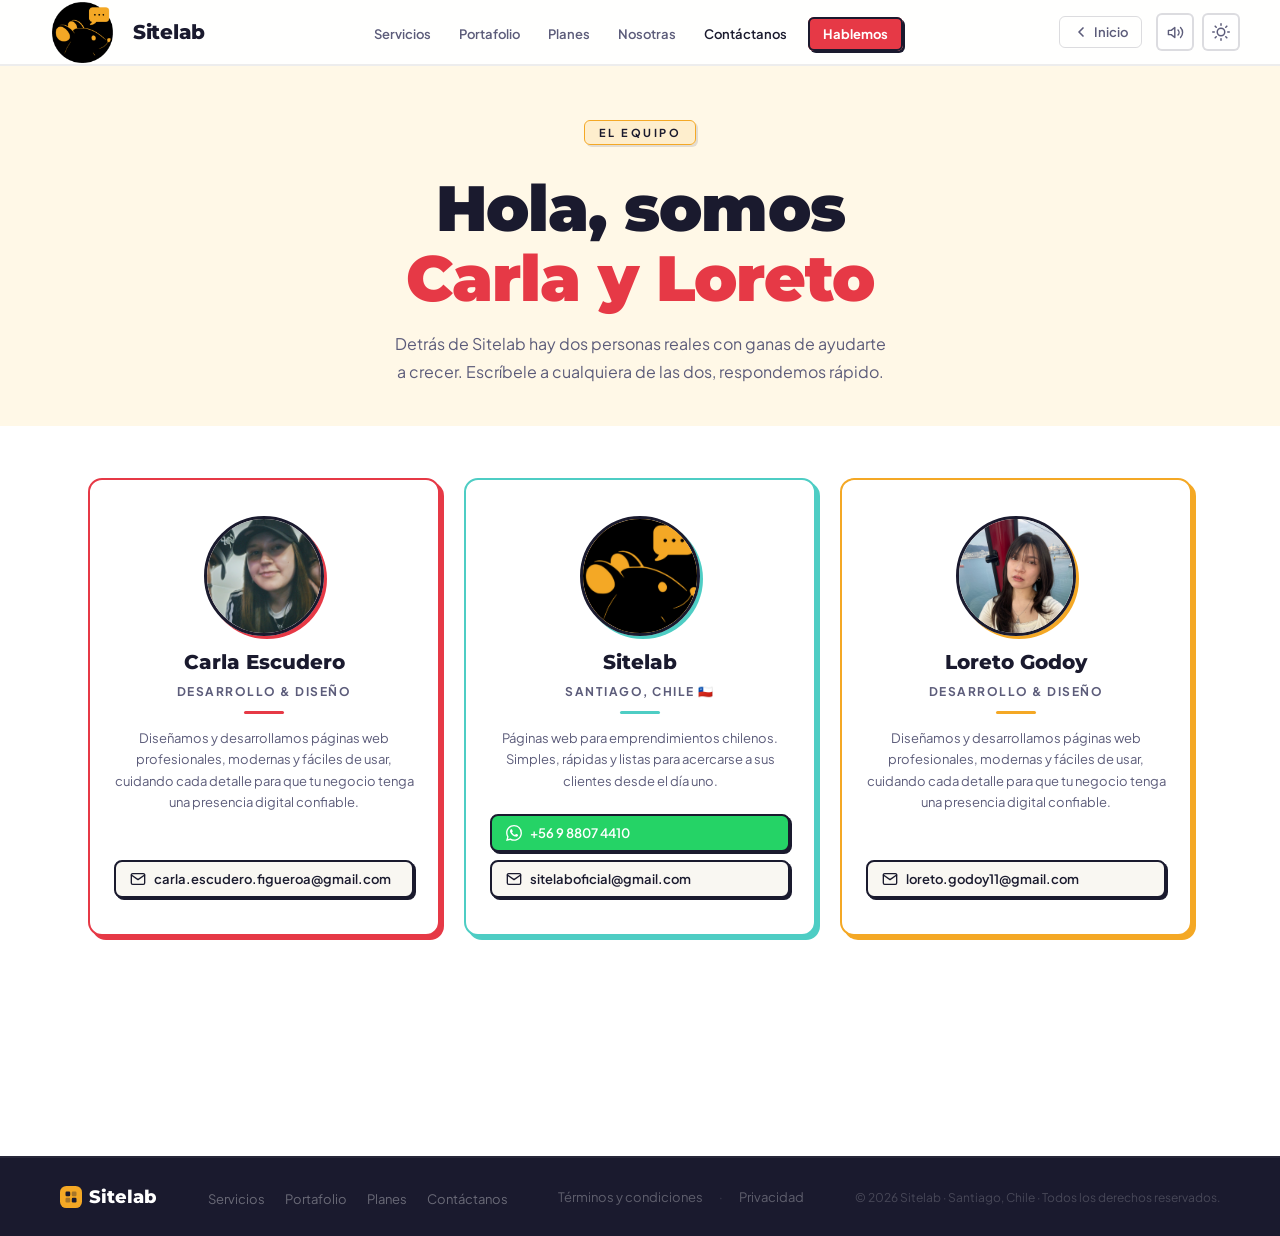
<file: sitelab/contacto.html>
<!DOCTYPE html>
<html lang="es" data-theme="light">
<head>
  <meta charset="UTF-8">
  <title>Contáctanos — Sitelab</title>
  <meta name="viewport" content="width=device-width, initial-scale=1.0">
  <link rel="preconnect" href="https://fonts.googleapis.com">
  <link href="https://fonts.googleapis.com/css2?family=Montserrat:ital,wght@0,400;0,600;0,700;0,800;0,900;1,800&family=Plus+Jakarta+Sans:wght@300;400;500;600;700&display=swap" rel="stylesheet">
  <link rel="stylesheet" href="assets/css/style.css">
</head>
<body>
<!-- NAV -->
<nav id="navbar">
  <a href="index.html" class="nav-logo">
    <img src="assets/imagenes/logo_sitelab.png" alt="Sitelab">
    Sitelab
  </a>
  <ul class="nav-links">
    <li><a href="index.html#servicios">Servicios</a></li>
    <li><a href="index.html#portfolio">Portafolio</a></li>
    <li><a href="index.html#planes">Planes</a></li>
    <li><a href="index.html#nosotras">Nosotras</a></li>
    <li><a href="contacto.html" class="nav-contacto">Contáctanos</a></li>
    <li><a href="index.html#contacto" class="nav-cta">Hablemos</a></li>
  </ul>
  <div class="nav-right"><a href="index.html" class="nav-back" aria-label="Volver al inicio"><svg width="16" height="16" viewBox="0 0 24 24" fill="none" stroke="currentColor" stroke-width="2.5" stroke-linecap="round" stroke-linejoin="round"><polyline points="15 18 9 12 15 6"/></svg>Inicio</a>
    <button class="tts-toggle" id="ttsToggle" aria-label="Leer página en voz alta" title="Leer en voz alta">
      <svg class="icon-tts-play" width="17" height="17" viewBox="0 0 24 24" fill="none" stroke="currentColor" stroke-width="2" stroke-linecap="round" stroke-linejoin="round">
        <polygon points="11 5 6 9 2 9 2 15 6 15 11 19 11 5"/>
        <path d="M19.07 4.93a10 10 0 0 1 0 14.14M15.54 8.46a5 5 0 0 1 0 7.07"/>
      </svg>
      <svg class="icon-tts-stop" width="17" height="17" viewBox="0 0 24 24" fill="none" stroke="currentColor" stroke-width="2" stroke-linecap="round" stroke-linejoin="round" style="display:none;">
        <rect x="6" y="6" width="12" height="12" rx="2"/>
      </svg>
    </button>
    <button class="theme-toggle" id="themeToggle" aria-label="Cambiar tema">
      <svg class="icon-sun" width="18" height="18" viewBox="0 0 24 24" fill="none" stroke="currentColor" stroke-width="2" stroke-linecap="round" stroke-linejoin="round">
        <circle cx="12" cy="12" r="5"/>
        <line x1="12" y1="1" x2="12" y2="3"/><line x1="12" y1="21" x2="12" y2="23"/>
        <line x1="4.22" y1="4.22" x2="5.64" y2="5.64"/><line x1="18.36" y1="18.36" x2="19.78" y2="19.78"/>
        <line x1="1" y1="12" x2="3" y2="12"/><line x1="21" y1="12" x2="23" y2="12"/>
        <line x1="4.22" y1="19.78" x2="5.64" y2="18.36"/><line x1="18.36" y1="5.64" x2="19.78" y2="4.22"/>
      </svg>
      <svg class="icon-moon" width="18" height="18" viewBox="0 0 24 24" fill="none" stroke="currentColor" stroke-width="2" stroke-linecap="round" stroke-linejoin="round">
        <path d="M21 12.79A9 9 0 1 1 11.21 3 7 7 0 0 0 21 12.79z"/>
      </svg>
    </button>
  </div>
</nav>
<!-- PAGE HERO -->
<section class="page-hero">
  <div class="container">
    <div class="fade-in-1" style="display:flex;justify-content:center;">
      <span class="tag">El equipo</span>
    </div>
    <h1 class="page-hero-title fade-in-2">Hola, somos<br><span class="hero-names">Carla y Loreto</span></h1>
    <p class="section-sub fade-in-3" style="margin:16px auto 0;text-align:center;max-width:500px;">Detrás de Sitelab hay dos personas reales con ganas de ayudarte a crecer. Escríbele a cualquiera de las dos, respondemos rápido.</p>
  </div>
</section>
<!-- EQUIPO -->
<section style="padding:0 0 220px;">
  <div class="container">
    <div class="team-grid">
      <!-- Carla -->
      <div class="team-card reveal reveal-delay-1">
        <div class="team-img-wrap">
          <div class="team-img-placeholder">
          <img src="assets/imagenes/carla5.JPG" alt="Carla">
        </div>
        </div>
        <h3>Carla Escudero</h3>
        <p class="team-card-rol">Desarrollo & Diseño</p>
        <div class="team-divider"></div>
        <p class="team-card-bio">Diseñamos y desarrollamos páginas web profesionales, modernas y fáciles de usar, cuidando cada detalle para que tu negocio tenga una presencia digital confiable.</p>
        <div class="team-contact-links">
          <a href="mailto:carla@sitelab.cl" class="team-contact-link team-link-mail">
            <svg width="16" height="16" viewBox="0 0 24 24" fill="none" stroke="currentColor" stroke-width="2" stroke-linecap="round" stroke-linejoin="round"><path d="M4 4h16c1.1 0 2 .9 2 2v12c0 1.1-.9 2-2 2H4c-1.1 0-2-.9-2-2V6c0-1.1.9-2 2-2z"/><polyline points="22,6 12,13 2,6"/></svg>
            carla.escudero.figueroa@gmail.com
          </a>
        </div>
      </div>
      <!-- Sitelab -->
      <div class="team-card team-card-center reveal reveal-delay-2">
        <div class="team-img-wrap">
          <div class="team-img-placeholder team-img-logo">
            <img src="assets/imagenes/logo_sitelab_grande_1.png" alt="Sitelab">
          </div>
        </div>
        <h3>Sitelab</h3>
        <p class="team-card-rol">Santiago, Chile 🇨🇱</p>
        <div class="team-divider"></div>
        <p class="team-card-bio">Páginas web para emprendimientos chilenos. Simples, rápidas y listas para acercarse a sus clientes desde el día uno.</p>
        <div class="team-contact-links">
          <a href="https://wa.me/56988074410" target="_blank" class="team-contact-link team-link-wsp">
            <svg width="16" height="16" viewBox="0 0 24 24" fill="currentColor"><path d="M17.472 14.382c-.297-.149-1.758-.867-2.03-.967-.273-.099-.471-.148-.67.15-.197.297-.767.966-.94 1.164-.173.199-.347.223-.644.075-.297-.15-1.255-.463-2.39-1.475-.883-.788-1.48-1.761-1.653-2.059-.173-.297-.018-.458.13-.606.134-.133.298-.347.446-.52.149-.174.198-.298.298-.497.099-.198.05-.371-.025-.52-.075-.149-.669-1.612-.916-2.207-.242-.579-.487-.5-.669-.51-.173-.008-.371-.01-.57-.01-.198 0-.52.074-.792.372-.272.297-1.04 1.016-1.04 2.479 0 1.462 1.065 2.875 1.213 3.074.149.198 2.096 3.2 5.077 4.487.709.306 1.262.489 1.694.625.712.227 1.36.195 1.871.118.571-.085 1.758-.719 2.006-1.413.248-.694.248-1.289.173-1.413-.074-.124-.272-.198-.57-.347m-5.421 7.403h-.004a9.87 9.87 0 01-5.031-1.378l-.361-.214-3.741.982.998-3.648-.235-.374a9.86 9.86 0 01-1.51-5.26c.001-5.45 4.436-9.884 9.888-9.884 2.64 0 5.122 1.03 6.988 2.898a9.825 9.825 0 012.893 6.994c-.003 5.45-4.437 9.884-9.885 9.884m8.413-18.297A11.815 11.815 0 0012.05 0C5.495 0 .16 5.335.157 11.892c0 2.096.547 4.142 1.588 5.945L.057 24l6.305-1.654a11.882 11.882 0 005.683 1.448h.005c6.554 0 11.89-5.335 11.893-11.893a11.821 11.821 0 00-3.48-8.413z"/></svg>
            +56 9 8807 4410
          </a>
          <a href="mailto:hola@sitelab.cl" class="team-contact-link team-link-mail">
            <svg width="16" height="16" viewBox="0 0 24 24" fill="none" stroke="currentColor" stroke-width="2" stroke-linecap="round" stroke-linejoin="round"><path d="M4 4h16c1.1 0 2 .9 2 2v12c0 1.1-.9 2-2 2H4c-1.1 0-2-.9-2-2V6c0-1.1.9-2 2-2z"/><polyline points="22,6 12,13 2,6"/></svg>
            sitelaboficial@gmail.com
          </a>
        </div>
      </div>
      <!-- Loreto -->
      <div class="team-card reveal reveal-delay-3">
        <div class="team-img-wrap">
          <div class="team-img-placeholder">
          <img src="assets/imagenes/loreto.jpg" alt="Loreto">
        </div>
        </div>
        <h3>Loreto Godoy</h3>
        <p class="team-card-rol">Desarrollo & Diseño</p>
        <div class="team-divider"></div>
        <p class="team-card-bio">Diseñamos y desarrollamos páginas web profesionales, modernas y fáciles de usar, cuidando cada detalle para que tu negocio tenga una presencia digital confiable.</p>
        <div class="team-contact-links">
          <a href="mailto:loreto@sitelab.cl" class="team-contact-link team-link-mail">
            <svg width="16" height="16" viewBox="0 0 24 24" fill="none" stroke="currentColor" stroke-width="2" stroke-linecap="round" stroke-linejoin="round"><path d="M4 4h16c1.1 0 2 .9 2 2v12c0 1.1-.9 2-2 2H4c-1.1 0-2-.9-2-2V6c0-1.1.9-2 2-2z"/><polyline points="22,6 12,13 2,6"/></svg>
            loreto.godoy11@gmail.com
          </a>
        </div>
      </div>

    </div>
  </div>
</section>
<!-- FOOTER -->
<footer>
  <div class="footer-inner">
    <a href="index.html" class="footer-logo">
      <svg width="22" height="22" viewBox="0 0 28 28" fill="none"><rect width="28" height="28" rx="8" fill="var(--yellow)"/><rect x="7" y="7" width="6" height="6" rx="1.5" fill="var(--black)"/><rect x="15" y="7" width="6" height="6" rx="1.5" fill="var(--black)" opacity="0.35"/><rect x="7" y="15" width="6" height="6" rx="1.5" fill="var(--black)" opacity="0.35"/><rect x="15" y="15" width="6" height="6" rx="1.5" fill="var(--black)"/></svg>
      Sitelab
    </a>
    <ul class="footer-links">
      <li><a href="index.html#servicios">Servicios</a></li>
      <li><a href="index.html#portfolio">Portafolio</a></li>
      <li><a href="index.html#planes">Planes</a></li>
      <li><a href="contacto.html">Contáctanos</a></li>
    </ul>
    <div class="footer-legal">
      <a href="terminos.html">Términos y condiciones</a>
      <span>·</span>
      <a href="privacidad.html">Privacidad</a>
    </div>
    <p class="footer-copy">© 2026 Sitelab · Santiago, Chile · Todos los derechos reservados.</p>
  </div>
</footer>
<script src="assets/js/script.js"></script>
</body>
</html>
</file>
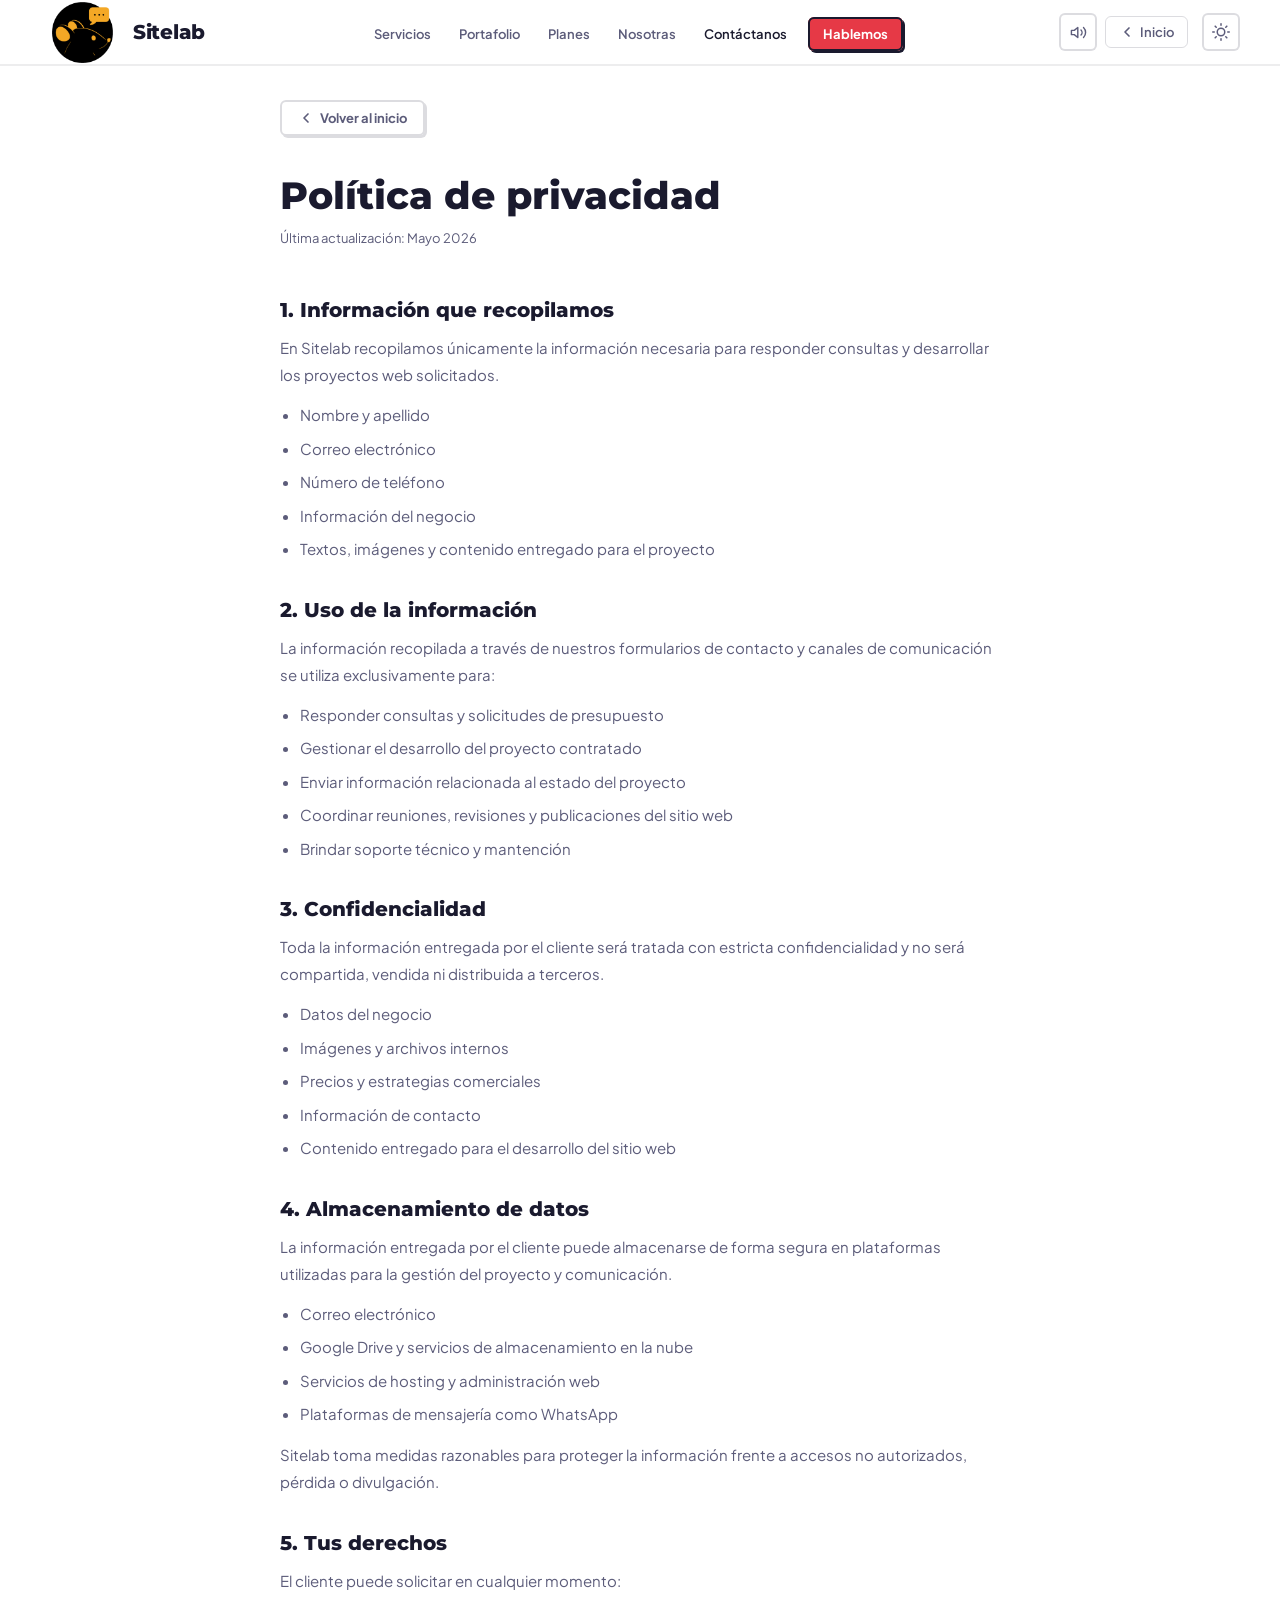
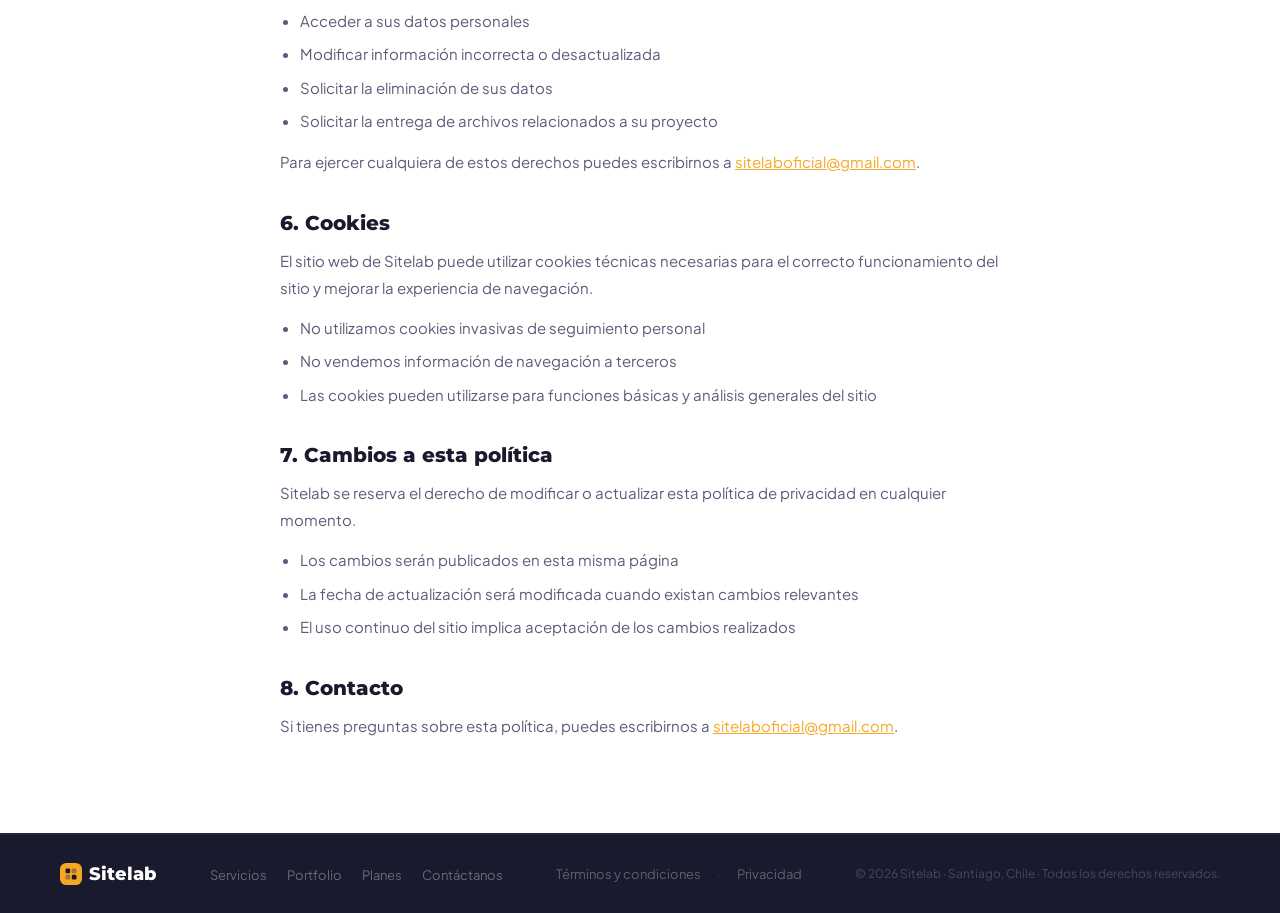
<file: sitelab/privacidad.html>
<!DOCTYPE html>
<html lang="es" data-theme="light">
<head>
  <meta charset="UTF-8">
  <title>Política de privacidad — Sitelab</title>
  <meta name="viewport" content="width=device-width, initial-scale=1.0">
  <link rel="preconnect" href="https://fonts.googleapis.com">
  <link href="https://fonts.googleapis.com/css2?family=Montserrat:ital,wght@0,400;0,600;0,700;0,800;0,900;1,800&family=Plus+Jakarta+Sans:wght@300;400;500;600;700&display=swap" rel="stylesheet">
  <link rel="stylesheet" href="assets/css/style.css">
</head>
<body>
<!-- NAV -->
<nav id="navbar">
  <a href="index.html" class="nav-logo">
   <img src="assets/imagenes/logo_sitelab.png" alt="Sitelab">
    Sitelab
  </a>
  <ul class="nav-links">
    <li><a href="index.html#servicios">Servicios</a></li>
    <li><a href="index.html#portfolio">Portafolio</a></li>
    <li><a href="index.html#planes">Planes</a></li>
    <li><a href="index.html#nosotras">Nosotras</a></li>
    <li><a href="contacto.html" class="nav-contacto">Contáctanos</a></li>
    <li><a href="index.html#contacto" class="nav-cta">Hablemos</a></li>
  </ul>
  <div class="nav-right"><button class="tts-toggle" id="ttsToggle" aria-label="Leer página en voz alta" title="Leer en voz alta"><svg class="icon-tts-play" width="17" height="17" viewBox="0 0 24 24" fill="none" stroke="currentColor" stroke-width="2" stroke-linecap="round" stroke-linejoin="round"><polygon points="11 5 6 9 2 9 2 15 6 15 11 19 11 5"/><path d="M19.07 4.93a10 10 0 0 1 0 14.14M15.54 8.46a5 5 0 0 1 0 7.07"/></svg><svg class="icon-tts-stop" width="17" height="17" viewBox="0 0 24 24" fill="none" stroke="currentColor" stroke-width="2" stroke-linecap="round" stroke-linejoin="round" style="display:none;"><rect x="6" y="6" width="12" height="12" rx="2"/></svg></button><a href="index.html" class="nav-back" aria-label="Volver al inicio"><svg width="16" height="16" viewBox="0 0 24 24" fill="none" stroke="currentColor" stroke-width="2.5" stroke-linecap="round" stroke-linejoin="round"><polyline points="15 18 9 12 15 6"/></svg>Inicio</a>
    <button class="theme-toggle" id="themeToggle" aria-label="Cambiar tema">
      <svg class="icon-sun" width="18" height="18" viewBox="0 0 24 24" fill="none" stroke="currentColor" stroke-width="2" stroke-linecap="round" stroke-linejoin="round">
        <circle cx="12" cy="12" r="5"/>
        <line x1="12" y1="1" x2="12" y2="3"/><line x1="12" y1="21" x2="12" y2="23"/>
        <line x1="4.22" y1="4.22" x2="5.64" y2="5.64"/><line x1="18.36" y1="18.36" x2="19.78" y2="19.78"/>
        <line x1="1" y1="12" x2="3" y2="12"/><line x1="21" y1="12" x2="23" y2="12"/>
        <line x1="4.22" y1="19.78" x2="5.64" y2="18.36"/><line x1="18.36" y1="5.64" x2="19.78" y2="4.22"/>
      </svg>
      <svg class="icon-moon" width="18" height="18" viewBox="0 0 24 24" fill="none" stroke="currentColor" stroke-width="2" stroke-linecap="round" stroke-linejoin="round">
        <path d="M21 12.79A9 9 0 1 1 11.21 3 7 7 0 0 0 21 12.79z"/>
      </svg>
    </button>
  </div>
</nav>
<!-- CONTENIDO LEGAL -->
<div class="legal-wrap">
  <div class="container">
    <div class="legal-content">
      <a href="index.html" class="legal-back">
        <svg width="16" height="16" viewBox="0 0 24 24" fill="none" stroke="currentColor" stroke-width="2.5" stroke-linecap="round" stroke-linejoin="round"><polyline points="15 18 9 12 15 6"/></svg>
        Volver al inicio
      </a>
      <h1>Política de privacidad</h1>
      <p class="legal-date">Última actualización: Mayo 2026</p>
      <h2>1. Información que recopilamos</h2>
      <p>
      En Sitelab recopilamos únicamente la información necesaria para responder consultas
      y desarrollar los proyectos web solicitados.
      </p>
      <ul>
        <li>Nombre y apellido</li>
        <li>Correo electrónico</li>
        <li>Número de teléfono</li>
        <li>Información del negocio</li>
        <li>Textos, imágenes y contenido entregado para el proyecto</li>
      </ul>
      <h2>2. Uso de la información</h2>
      <p>
        La información recopilada a través de nuestros formularios de contacto y canales de comunicación
        se utiliza exclusivamente para:
        </p>
        <ul>
          <li>Responder consultas y solicitudes de presupuesto</li>
          <li>Gestionar el desarrollo del proyecto contratado</li>
          <li>Enviar información relacionada al estado del proyecto</li>
          <li>Coordinar reuniones, revisiones y publicaciones del sitio web</li>
          <li>Brindar soporte técnico y mantención</li>
        </ul>
      <h2>3. Confidencialidad</h2>
      <p>
      Toda la información entregada por el cliente será tratada con estricta confidencialidad
      y no será compartida, vendida ni distribuida a terceros.
      </p>
      <ul>
        <li>Datos del negocio</li>
        <li>Imágenes y archivos internos</li>
        <li>Precios y estrategias comerciales</li>
        <li>Información de contacto</li>
        <li>Contenido entregado para el desarrollo del sitio web</li>
      </ul>
      <h2>4. Almacenamiento de datos</h2>
      <p>
      La información entregada por el cliente puede almacenarse de forma segura en plataformas utilizadas
      para la gestión del proyecto y comunicación.
      </p>
      <ul>
        <li>Correo electrónico</li>
        <li>Google Drive y servicios de almacenamiento en la nube</li>
        <li>Servicios de hosting y administración web</li>
        <li>Plataformas de mensajería como WhatsApp</li>
      </ul>
      <p>
      Sitelab toma medidas razonables para proteger la información frente a accesos no autorizados,
      pérdida o divulgación.
      </p>
      <h2>5. Tus derechos</h2>
      <p>
      El cliente puede solicitar en cualquier momento:
      </p>
      <ul>
        <li>Acceder a sus datos personales</li>
        <li>Modificar información incorrecta o desactualizada</li>
        <li>Solicitar la eliminación de sus datos</li>
        <li>Solicitar la entrega de archivos relacionados a su proyecto</li>
      </ul>
      <p>
      Para ejercer cualquiera de estos derechos puedes escribirnos a
      <a href="mailto:sitelaboficial@gmail.com" style="color:var(--yellow);">sitelaboficial@gmail.com</a>.
      </p>
      <h2>6. Cookies</h2>
      <p>
      El sitio web de Sitelab puede utilizar cookies técnicas necesarias para el correcto funcionamiento
      del sitio y mejorar la experiencia de navegación.
      </p>
      <ul>
        <li>No utilizamos cookies invasivas de seguimiento personal</li>
        <li>No vendemos información de navegación a terceros</li>
        <li>Las cookies pueden utilizarse para funciones básicas y análisis generales del sitio</li>
      </ul>
      <h2>7. Cambios a esta política</h2>
      <p>
        Sitelab se reserva el derecho de modificar o actualizar esta política de privacidad
        en cualquier momento.
        </p>
        <ul>
          <li>Los cambios serán publicados en esta misma página</li>
          <li>La fecha de actualización será modificada cuando existan cambios relevantes</li>
          <li>El uso continuo del sitio implica aceptación de los cambios realizados</li>
        </ul>
      <h2>8. Contacto</h2>
      <p>
        Si tienes preguntas sobre esta política, puedes escribirnos a <a href="mailto:sitelaboficial@gmail.com" style="color:var(--yellow);">sitelaboficial@gmail.com</a>.
      </p>
    </div>
  </div>
</div>
<!-- FOOTER -->
<footer>
  <div class="footer-inner">
    <a href="index.html" class="footer-logo">
      <svg width="22" height="22" viewBox="0 0 28 28" fill="none">
        <rect width="28" height="28" rx="8" fill="var(--yellow)"/>
        <rect x="7" y="7" width="6" height="6" rx="1.5" fill="var(--black)"/>
        <rect x="15" y="7" width="6" height="6" rx="1.5" fill="var(--black)" opacity="0.35"/>
        <rect x="7" y="15" width="6" height="6" rx="1.5" fill="var(--black)" opacity="0.35"/>
        <rect x="15" y="15" width="6" height="6" rx="1.5" fill="var(--black)"/>
      </svg>
      Sitelab
    </a>
    <ul class="footer-links">
      <li><a href="index.html#servicios">Servicios</a></li>
      <li><a href="index.html#portafolio">Portfolio</a></li>
      <li><a href="index.html#planes">Planes</a></li>
      <li><a href="contacto.html">Contáctanos</a></li>
    </ul>
    <div class="footer-legal">
      <a href="terminos.html">Términos y condiciones</a>
      <span>·</span>
      <a href="privacidad.html">Privacidad</a>
    </div>
    <p class="footer-copy">© 2026 Sitelab · Santiago, Chile · Todos los derechos reservados.</p>
  </div>
</footer>

<script src="assets/js/script.js"></script>
</body>
</html>
</file>
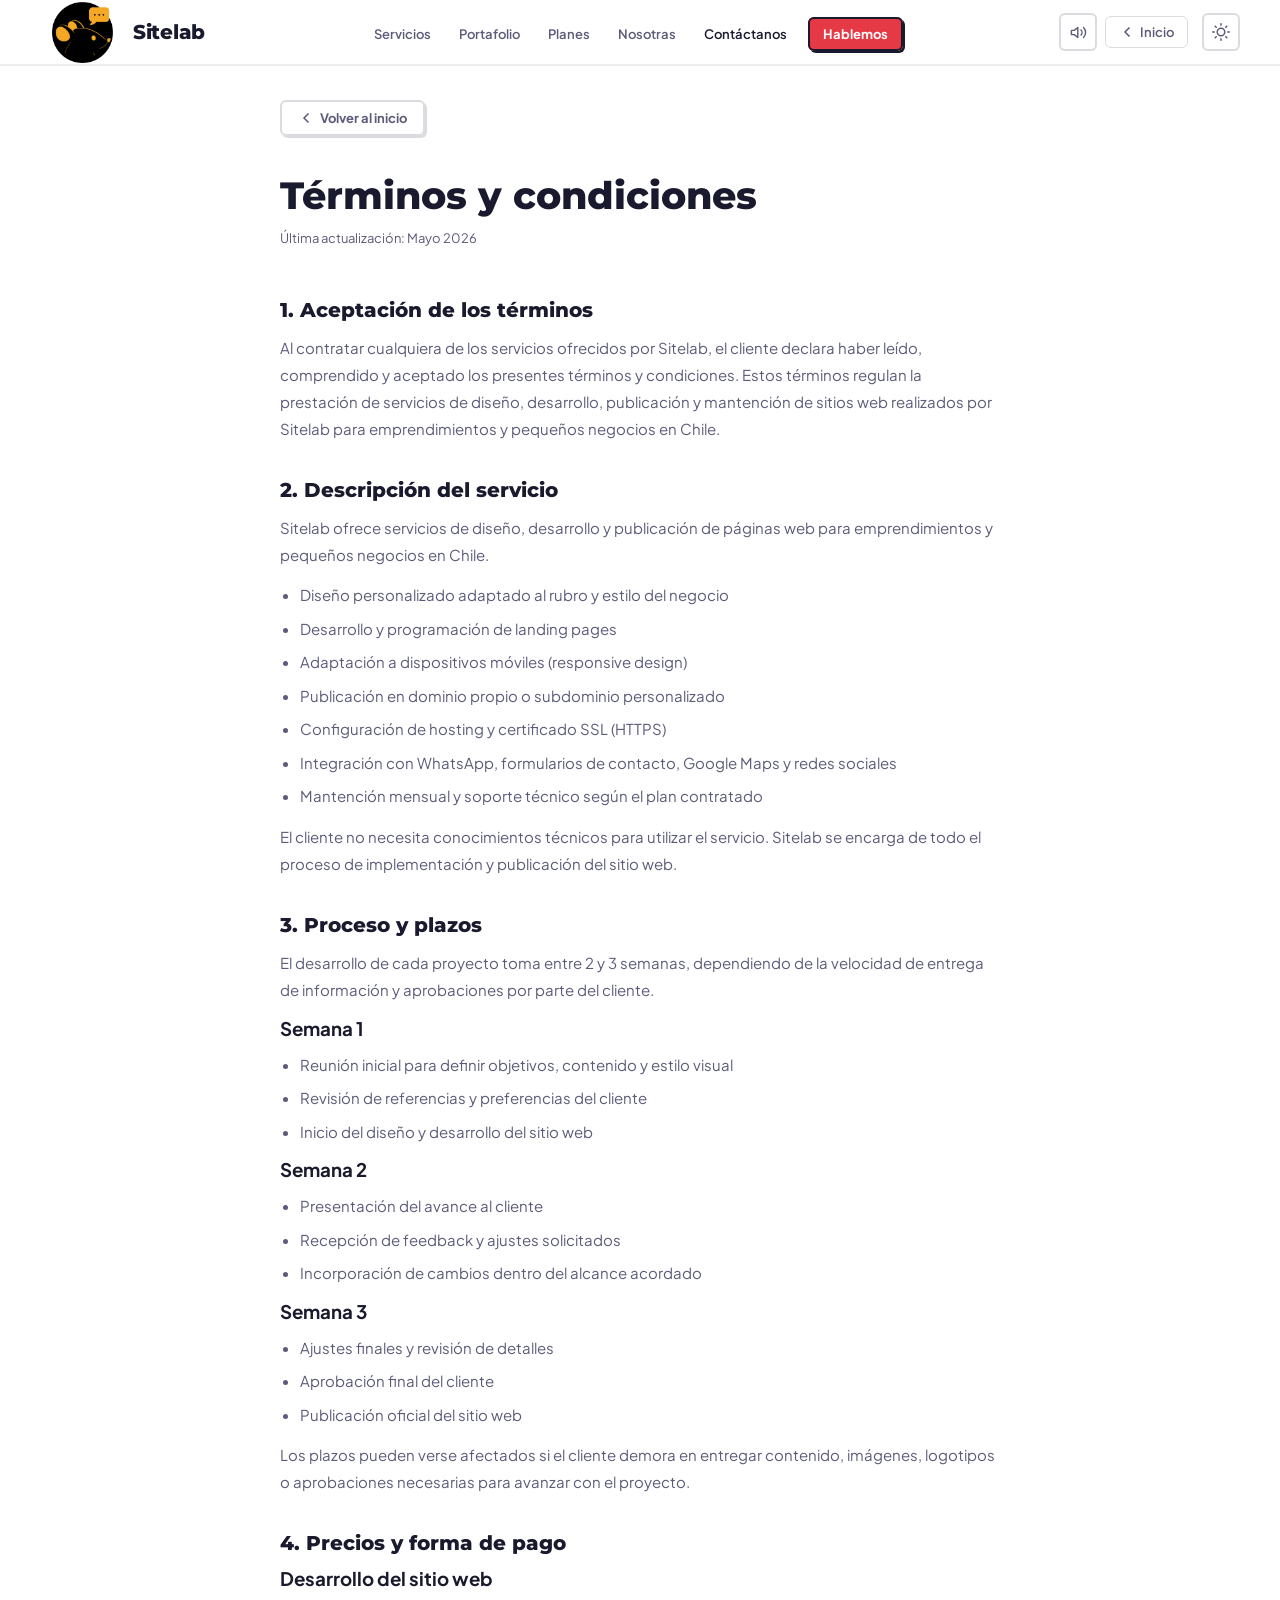
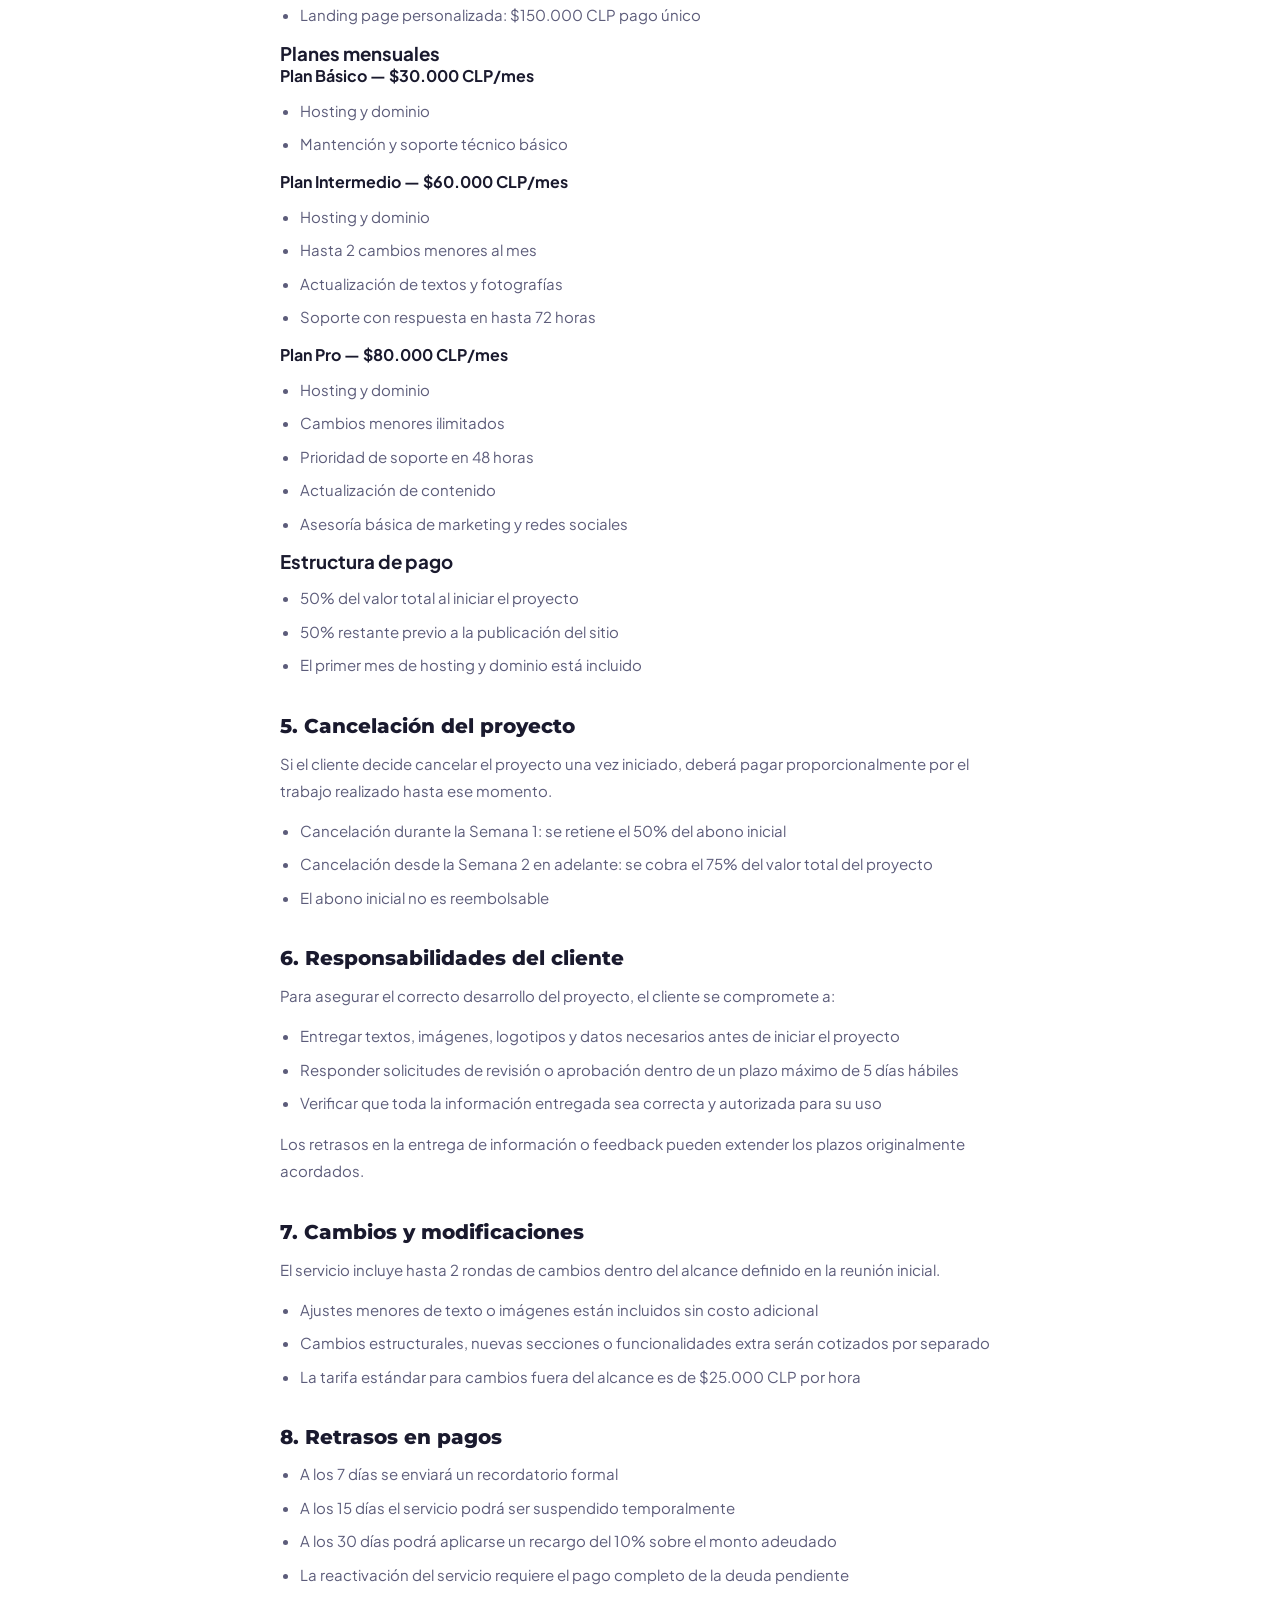
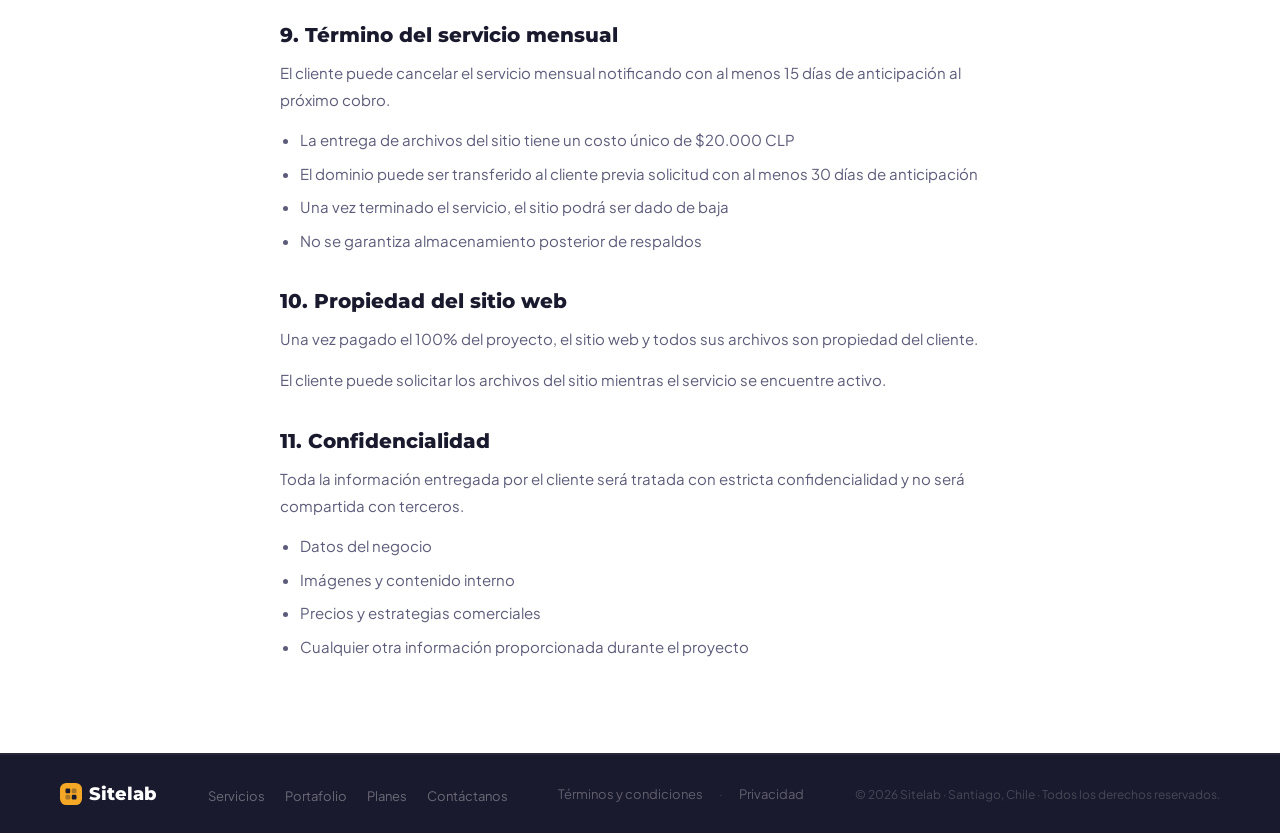
<file: sitelab/terminos.html>
<!DOCTYPE html>
<html lang="es" data-theme="light">
<head>
  <meta charset="UTF-8">
  <title>Términos y condiciones — Sitelab</title>
  <meta name="viewport" content="width=device-width, initial-scale=1.0">
  <link rel="preconnect" href="https://fonts.googleapis.com">
  <link href="https://fonts.googleapis.com/css2?family=Montserrat:ital,wght@0,400;0,600;0,700;0,800;0,900;1,800&family=Plus+Jakarta+Sans:wght@300;400;500;600;700&display=swap" rel="stylesheet">
  <link rel="stylesheet" href="assets/css/style.css">
</head>
<body>
<!-- NAV -->
<nav id="navbar">
  <a href="index.html" class="nav-logo">
    <img src="assets/imagenes/logo_sitelab.png" alt="Sitelab">
    Sitelab
  </a>
  <ul class="nav-links">
    <li><a href="index.html#servicios">Servicios</a></li>
    <li><a href="index.html#portfolio">Portafolio</a></li>
    <li><a href="index.html#planes">Planes</a></li>
    <li><a href="index.html#nosotras">Nosotras</a></li>
    <li><a href="contacto.html" class="nav-contacto">Contáctanos</a></li>
    <li><a href="index.html#contacto" class="nav-cta">Hablemos</a></li>
  </ul>
  <div class="nav-right"><button class="tts-toggle" id="ttsToggle" aria-label="Leer página en voz alta" title="Leer en voz alta"><svg class="icon-tts-play" width="17" height="17" viewBox="0 0 24 24" fill="none" stroke="currentColor" stroke-width="2" stroke-linecap="round" stroke-linejoin="round"><polygon points="11 5 6 9 2 9 2 15 6 15 11 19 11 5"/><path d="M19.07 4.93a10 10 0 0 1 0 14.14M15.54 8.46a5 5 0 0 1 0 7.07"/></svg><svg class="icon-tts-stop" width="17" height="17" viewBox="0 0 24 24" fill="none" stroke="currentColor" stroke-width="2" stroke-linecap="round" stroke-linejoin="round" style="display:none;"><rect x="6" y="6" width="12" height="12" rx="2"/></svg></button><a href="index.html" class="nav-back" aria-label="Volver al inicio"><svg width="16" height="16" viewBox="0 0 24 24" fill="none" stroke="currentColor" stroke-width="2.5" stroke-linecap="round" stroke-linejoin="round"><polyline points="15 18 9 12 15 6"/></svg>Inicio</a>
    <button class="theme-toggle" id="themeToggle" aria-label="Cambiar tema">
      <svg class="icon-sun" width="18" height="18" viewBox="0 0 24 24" fill="none" stroke="currentColor" stroke-width="2" stroke-linecap="round" stroke-linejoin="round">
        <circle cx="12" cy="12" r="5"/>
        <line x1="12" y1="1" x2="12" y2="3"/><line x1="12" y1="21" x2="12" y2="23"/>
        <line x1="4.22" y1="4.22" x2="5.64" y2="5.64"/><line x1="18.36" y1="18.36" x2="19.78" y2="19.78"/>
        <line x1="1" y1="12" x2="3" y2="12"/><line x1="21" y1="12" x2="23" y2="12"/>
        <line x1="4.22" y1="19.78" x2="5.64" y2="18.36"/><line x1="18.36" y1="5.64" x2="19.78" y2="4.22"/>
      </svg>
      <svg class="icon-moon" width="18" height="18" viewBox="0 0 24 24" fill="none" stroke="currentColor" stroke-width="2" stroke-linecap="round" stroke-linejoin="round">
        <path d="M21 12.79A9 9 0 1 1 11.21 3 7 7 0 0 0 21 12.79z"/>
      </svg>
    </button>
  </div>
</nav>
<!-- CONTENIDO LEGAL -->
<div class="legal-wrap">
  <div class="container">
    <div class="legal-content">
      <a href="index.html" class="legal-back">
        <svg width="16" height="16" viewBox="0 0 24 24" fill="none" stroke="currentColor" stroke-width="2.5" stroke-linecap="round" stroke-linejoin="round"><polyline points="15 18 9 12 15 6"/></svg>
        Volver al inicio
      </a>
      <h1>Términos y condiciones</h1>
      <p class="legal-date">Última actualización: Mayo 2026</p>
      <h2>1. Aceptación de los términos</h2>
        <p>
        Al contratar cualquiera de los servicios ofrecidos por Sitelab, el cliente declara haber leído,
        comprendido y aceptado los presentes términos y condiciones. Estos términos regulan la prestación
        de servicios de diseño, desarrollo, publicación y mantención de sitios web realizados por Sitelab
        para emprendimientos y pequeños negocios en Chile.
        </p>
      <h2>2. Descripción del servicio</h2>
      <p>
        Sitelab ofrece servicios de diseño, desarrollo y publicación de páginas web para emprendimientos
        y pequeños negocios en Chile.
        </p>
        <ul>
          <li>Diseño personalizado adaptado al rubro y estilo del negocio</li>
          <li>Desarrollo y programación de landing pages</li>
          <li>Adaptación a dispositivos móviles (responsive design)</li>
          <li>Publicación en dominio propio o subdominio personalizado</li>
          <li>Configuración de hosting y certificado SSL (HTTPS)</li>
          <li>Integración con WhatsApp, formularios de contacto, Google Maps y redes sociales</li>
          <li>Mantención mensual y soporte técnico según el plan contratado</li>
        </ul>
        <p>
        El cliente no necesita conocimientos técnicos para utilizar el servicio. Sitelab se encarga
        de todo el proceso de implementación y publicación del sitio web.
        </p>
      <h2>3. Proceso y plazos</h2>
      <p>
        El desarrollo de cada proyecto toma entre 2 y 3 semanas, dependiendo de la velocidad de entrega
        de información y aprobaciones por parte del cliente.
        </p>
        <h3>Semana 1</h3>
        <ul>
          <li>Reunión inicial para definir objetivos, contenido y estilo visual</li>
          <li>Revisión de referencias y preferencias del cliente</li>
          <li>Inicio del diseño y desarrollo del sitio web</li>
        </ul>
        <h3>Semana 2</h3>
        <ul>
          <li>Presentación del avance al cliente</li>
          <li>Recepción de feedback y ajustes solicitados</li>
          <li>Incorporación de cambios dentro del alcance acordado</li>
        </ul>
        <h3>Semana 3</h3>
        <ul>
          <li>Ajustes finales y revisión de detalles</li>
          <li>Aprobación final del cliente</li>
          <li>Publicación oficial del sitio web</li>
        </ul>
        <p>
        Los plazos pueden verse afectados si el cliente demora en entregar contenido, imágenes,
        logotipos o aprobaciones necesarias para avanzar con el proyecto.
        </p>
      <h2>4. Precios y forma de pago</h2>
      <h3>Desarrollo del sitio web</h3>
        <ul>
          <li>Landing page personalizada: $150.000 CLP pago único</li>
        </ul>
        <h3>Planes mensuales</h3>
        <h4>Plan Básico — $30.000 CLP/mes</h4>
        <ul>
          <li>Hosting y dominio</li>
          <li>Mantención y soporte técnico básico</li>
        </ul>
        <h4>Plan Intermedio — $60.000 CLP/mes</h4>
        <ul>
          <li>Hosting y dominio</li>
          <li>Hasta 2 cambios menores al mes</li>
          <li>Actualización de textos y fotografías</li>
          <li>Soporte con respuesta en hasta 72 horas</li>
        </ul>
        <h4>Plan Pro — $80.000 CLP/mes</h4>
        <ul>
          <li>Hosting y dominio</li>
          <li>Cambios menores ilimitados</li>
          <li>Prioridad de soporte en 48 horas</li>
          <li>Actualización de contenido</li>
          <li>Asesoría básica de marketing y redes sociales</li>
        </ul>
        <h3>Estructura de pago</h3>
        <ul>
          <li>50% del valor total al iniciar el proyecto</li>
          <li>50% restante previo a la publicación del sitio</li>
          <li>El primer mes de hosting y dominio está incluido</li>
        </ul>
      <h2>5. Cancelación del proyecto</h2>
      <p>
        Si el cliente decide cancelar el proyecto una vez iniciado, deberá pagar proporcionalmente
        por el trabajo realizado hasta ese momento.
        </p>

        <ul>
          <li>Cancelación durante la Semana 1: se retiene el 50% del abono inicial</li>
          <li>Cancelación desde la Semana 2 en adelante: se cobra el 75% del valor total del proyecto</li>
          <li>El abono inicial no es reembolsable</li>
        </ul>
      <h2>6. Responsabilidades del cliente</h2>
      <p>
      Para asegurar el correcto desarrollo del proyecto, el cliente se compromete a:
      </p>
      <ul>
        <li>Entregar textos, imágenes, logotipos y datos necesarios antes de iniciar el proyecto</li>
        <li>Responder solicitudes de revisión o aprobación dentro de un plazo máximo de 5 días hábiles</li>
        <li>Verificar que toda la información entregada sea correcta y autorizada para su uso</li>
      </ul>
      <p>
      Los retrasos en la entrega de información o feedback pueden extender los plazos originalmente acordados.
      </p>
      <h2>7. Cambios y modificaciones</h2>
      <p>
      El servicio incluye hasta 2 rondas de cambios dentro del alcance definido en la reunión inicial.
      </p>
      <ul>
        <li>Ajustes menores de texto o imágenes están incluidos sin costo adicional</li>
        <li>Cambios estructurales, nuevas secciones o funcionalidades extra serán cotizados por separado</li>
        <li>La tarifa estándar para cambios fuera del alcance es de $25.000 CLP por hora</li>
      </ul>
      <h2>8. Retrasos en pagos</h2>
      <ul>
        <li>A los 7 días se enviará un recordatorio formal</li>
        <li>A los 15 días el servicio podrá ser suspendido temporalmente</li>
        <li>A los 30 días podrá aplicarse un recargo del 10% sobre el monto adeudado</li>
        <li>La reactivación del servicio requiere el pago completo de la deuda pendiente</li>
      </ul>
      <h2>9. Término del servicio mensual</h2>
      <p>
      El cliente puede cancelar el servicio mensual notificando con al menos
      15 días de anticipación al próximo cobro.
      </p>
      <ul>
        <li>La entrega de archivos del sitio tiene un costo único de $20.000 CLP</li>
        <li>El dominio puede ser transferido al cliente previa solicitud con al menos 30 días de anticipación</li>
        <li>Una vez terminado el servicio, el sitio podrá ser dado de baja</li>
        <li>No se garantiza almacenamiento posterior de respaldos</li>
      </ul>
      <h2>10. Propiedad del sitio web</h2>
      <p>
      Una vez pagado el 100% del proyecto, el sitio web y todos sus archivos son propiedad del cliente.
      </p>
      <p>
      El cliente puede solicitar los archivos del sitio mientras el servicio se encuentre activo.
      </p>
      <h2>11. Confidencialidad</h2>
      <p>
      Toda la información entregada por el cliente será tratada con estricta confidencialidad
      y no será compartida con terceros.
      </p>
      <ul>
        <li>Datos del negocio</li>
        <li>Imágenes y contenido interno</li>
        <li>Precios y estrategias comerciales</li>
        <li>Cualquier otra información proporcionada durante el proyecto</li>
      </ul>
    </div>
  </div>
</div>
<!-- FOOTER -->
<footer>
  <div class="footer-inner">
    <a href="index.html" class="footer-logo">
      <svg width="22" height="22" viewBox="0 0 28 28" fill="none">
        <rect width="28" height="28" rx="8" fill="var(--yellow)"/>
        <rect x="7" y="7" width="6" height="6" rx="1.5" fill="var(--black)"/>
        <rect x="15" y="7" width="6" height="6" rx="1.5" fill="var(--black)" opacity="0.35"/>
        <rect x="7" y="15" width="6" height="6" rx="1.5" fill="var(--black)" opacity="0.35"/>
        <rect x="15" y="15" width="6" height="6" rx="1.5" fill="var(--black)"/>
      </svg>
      Sitelab
    </a>
    <ul class="footer-links">
      <li><a href="index.html#servicios">Servicios</a></li>
      <li><a href="index.html#portfolio">Portafolio</a></li>
      <li><a href="index.html#planes">Planes</a></li>
      <li><a href="contacto.html">Contáctanos</a></li>
    </ul>
    <div class="footer-legal">
      <a href="terminos.html">Términos y condiciones</a>
      <span>·</span>
      <a href="privacidad.html">Privacidad</a>
    </div>
    <p class="footer-copy">© 2026 Sitelab · Santiago, Chile · Todos los derechos reservados.</p>
  </div>
</footer>

<script src="assets/js/script.js"></script>
</body>
</html>
</file>
<file: sitelab/assets/css/style.css>
/* ══════════════════════════════════════════
   SITELAB · styles.css
   Paleta Cuphead: Rojo #E63946 · Amarillo #F4A825
   Teal #4ECDC4 · Coral #FF6B6B · Mint #95E1D3
   Crema #FFF8E7 · Ink #1A1A2E
   Fuentes: Montserrat 800 (títulos) + Plus Jakarta Sans (cuerpo)
   ══════════════════════════════════════════ */

*, *::before, *::after { 
  margin: 0; 
  padding: 0; 
  box-sizing: border-box; }

:root {
  --red:        #E63946;
  --red-dim:    rgba(230,57,70,0.10);
  --red-dark:   #c02535;
  --yellow:     #F4A825;
  --yellow-dim: rgba(244,168,37,0.13);
  --yellow-light: #ffc85a;
  --teal:       #4ECDC4;
  --teal-dim:   rgba(78,205,196,0.12);
  --teal-dark:  #36b0a7;
  --coral:      #FF6B6B;
  --coral-dim:  rgba(255,107,107,0.12);
  --mint:       #95E1D3;
  --mint-dim:   rgba(149,225,211,0.18);
  --cream:      #FFF8E7;
  --ink:        #1A1A2E;
  --ink-soft:   #252540;


  --black:      #1A1A2E;
  --black-soft: #252540;
  --green:      #4ECDC4;
  --green-dark: #36b0a7;
  --green-dim:  rgba(78,205,196,0.12);

  /* Light mode */
  --bg:         #FFFFFF;
  --bg-cream:   #FFF8E7;
  --bg-blush:   #FFF2F2;
  --bg-mist:    #F0FEFA;
  --bg-alt:     #F9F7F2;
  --surface:    #FFFFFF;
  --text:       #1A1A2E;
  --text-muted: #5c5c7a;
  --text-faint: #b8b8cc;
  --border:     rgba(26,26,46,0.08);
  --border-strong: rgba(26,26,46,0.15);
  --shadow:     0 4px 24px rgba(26,26,46,0.08);
  --shadow-lg:  0 14px 52px rgba(26,26,46,0.14);
  --t:          0.36s cubic-bezier(0.25,0.46,0.45,0.94);
  --t-fast:     0.16s ease;
}

[data-theme="dark"] {
  --bg:         #0f0f1a;
  --bg-cream:   #161622;
  --bg-blush:   #1a1018;
  --bg-mist:    #0f1a18;
  --bg-alt:     #141420;
  --surface:    #1e1e30;
  --text:       #f0eee8;
  --text-muted: #8888aa;
  --text-faint: #3a3a55;
  --border:     rgba(255,255,255,0.07);
  --border-strong: rgba(255,255,255,0.13);
  --shadow:     0 4px 24px rgba(0,0,0,0.45);
  --shadow-lg:  0 14px 52px rgba(0,0,0,0.6);
}

html { 
scroll-behavior: smooth; }
body { 
font-family: 'Plus Jakarta Sans', sans-serif; 
background: var(--bg); 
color: var(--text); 
overflow-x: hidden; 
transition: background var(--t), color var(--t); }

::-webkit-scrollbar { 
  width: 4px; }

::-webkit-scrollbar-track { 
  background: var(--bg); }

::-webkit-scrollbar-thumb { 
  background: var(--red); 
  border-radius: 2px; }

.container { 
  max-width: 1160px; 
  margin: 0 auto; 
  padding: 0 28px; }

section { 
  padding: 96px 0; }

/* ── SHARED TOKENS ── */
.tag {
  display: inline-block; 
  font-size: 11px; 
  font-weight: 700; 
  letter-spacing: 2.5px; 
  text-transform: uppercase;
  color: var(--ink); 
  background: var(--yellow-dim); 
  border: 1.5px solid var(--yellow);
  padding: 5px 14px; 
  border-radius: 6px; 
  margin-bottom: 16px;
  box-shadow: 2px 2px 0 rgba(26,26,46,0.12);
}
[data-theme="dark"] .tag { color: var(--yellow); }

.section-title {
  font-family: 'Montserrat', sans-serif;
  font-size: clamp(30px, 3.8vw, 50px); 
  font-weight: 800; line-height: 1.1; 
  letter-spacing: -0.3px; 
  color: var(--text);
}
.section-sub { 
  font-size: 16px; 
  color: var(--text-muted); 
  line-height: 1.75; 
  max-width: 480px; 
  margin-top: 14px; }

.section-sub.center-text { 
  margin: 14px auto 0; 
  text-align: center; }

.section-header { 
  margin-bottom: 60px; }

/* ── BUTTONS ── */
.btn-primary {
  display: inline-flex; 
  align-items: center; 
  gap: 6px;
  background: var(--ink); 
  color: #fff; 
  padding: 14px 28px; 
  border-radius: 8px;
  font-weight: 700; 
  font-size: 14px; 
  text-decoration: none;
  border: 2px solid var(--ink); 
  box-shadow: 3px 3px 0 var(--yellow);
  transition: transform var(--t-fast), box-shadow var(--t-fast);
}
.btn-primary:hover { 
  transform: translate(-2px,-2px); 
  box-shadow: 5px 5px 0 var(--yellow); }

.btn-primary:active { 
  transform: translate(1px,1px); 
  box-shadow: 1px 1px 0 var(--yellow); }
[data-theme="dark"] .btn-primary { 
  background: var(--red); 
  border-color: var(--red); 
  box-shadow: 3px 3px 0 var(--yellow); }

.btn-ghost {
  display: inline-flex; 
  align-items: center; 
  gap: 6px;
  background: transparent; 
  color: var(--text); 
  padding: 13px 26px; 
  border-radius: 8px;
  font-weight: 600; 
  font-size: 14px; 
  text-decoration: none; 
  border: 2px solid var(--border-strong);
  transition: border-color var(--t), background var(--t), color var(--t);
}
.btn-ghost:hover { 
  border-color: var(--teal); 
  background: var(--teal-dim); 
  color: var(--teal-dark); }

.btn-wsp {
  display: inline-flex; 
  align-items: center; 
  gap: 8px;
  background: #25d366; 
  color: #fff; 
  padding: 14px 28px; 
  border-radius: 8px;
  font-weight: 700; 
  font-size: 14px; 
  text-decoration: none;
  border: 2px solid #1db954; 
  box-shadow: 3px 3px 0 rgba(0,0,0,0.15);
  transition: transform var(--t-fast), box-shadow var(--t-fast);
}
.btn-wsp:hover { 
  transform: translate(-2px,-2px); 
  box-shadow: 5px 5px 0 rgba(0,0,0,0.18); }

.btn-lg { 
  padding: 16px 34px; font-size: 15px; }

.btn-cta-primary {
  display: inline-flex;
   align-items: center; 
   gap: 6px;
  background: var(--yellow); 
  color: var(--ink); 
  padding: 15px 30px; 
  border-radius: 8px;
  font-weight: 800; 
  font-size: 14px; 
  text-decoration: none;
  border: 2px solid var(--ink); 
  box-shadow: 3px 3px 0 var(--ink);
  transition: transform var(--t-fast), box-shadow var(--t-fast);
}
.btn-cta-primary:hover { 
  transform: translate(-2px,-2px); 
  box-shadow: 5px 5px 0 var(--ink); }

/* ── NAV ── */
nav {
  position: fixed; 
  top: 0; left: 0; right: 0; z-index: 100; 
  padding: 0 40px; height: 66px;
  display: flex; 
  align-items: center; 
  justify-content: space-between;
  background: rgba(255,255,255,0.93); 
  backdrop-filter: blur(16px); -webkit-backdrop-filter: blur(16px);
  border-bottom: 2px solid var(--border); 
  transition: box-shadow var(--t), background var(--t);
}
[data-theme="dark"] nav { 
  background: rgba(15,15,26,0.94); }

nav.scrolled { 
  box-shadow: 0 4px 0 rgba(26,26,46,0.07); }

.nav-logo { 
  font-family: 'Montserrat', sans-serif; 
  font-size: 20px; 
  font-weight: 800; 
  letter-spacing: -0.3px; 
  text-decoration: none; 
  color: var(--text); 
  display: flex; 
  align-items: center; 
  gap: 8px; }

.nav-logo img {
  width: 85px;
  height: 85px;
  object-fit: contain;
  display: block;
}
.nav-links { 
  display: flex; 
  align-items: center; 
  gap: 2px; list-style: none; }

.nav-links a { 
  font-size: 13px; 
  font-weight: 600; 
  color: var(--text-muted); 
  text-decoration: none; 
  padding: 7px 13px; 
  border-radius: 6px; 
  transition: color var(--t), background var(--t); }

.nav-links a:hover { 
  color: var(--text); 
  background: var(--bg-cream); }

[data-theme="dark"] .nav-links a:hover { 
  background: var(--bg-alt); }

.nav-links .nav-contacto { 
  color: var(--text); }

.nav-links .nav-cta { 
  background: var(--red); 
  color: #fff !important; 
  font-weight: 700; 
  margin-left: 6px; 
  border-radius: 6px; 
  border: 2px solid var(--ink);
   box-shadow: 2px 2px 0 var(--ink); 
   transition: transform var(--t-fast), box-shadow var(--t-fast), background var(--t); }

.nav-links .nav-cta:hover { 
  background: var(--red-dark); 
  transform: translate(-1px,-1px); 
  box-shadow: 3px 3px 0 var(--ink); }

.nav-right { 
  display: flex; 
  align-items: center; 
  gap: 8px; }
.nav-back { 
  display: inline-flex; 
  align-items: center; 
  gap: 5px; font-size: 13px; 
  font-weight: 600; 
  color: var(--text-muted); 
  text-decoration: none; 
  padding: 7px 13px; 
  border-radius: 6px; 
  border: 1.5px solid var(--border-strong); 
  margin-right: 6px; 
  transition: color var(--t), border-color var(--t), background var(--t); }

.nav-back:hover { 
  color: var(--red); 
  border-color: var(--red); 
  background: var(--red-dim); }

.theme-toggle { 
  width: 38px; 
  height: 38px; 
  border-radius: 6px; 
  border: 2px solid var(--border-strong); 
  background: var(--surface); 
  cursor: pointer; 
  display: flex; 
  align-items: center; 
  justify-content: center; 
  color: var(--text-muted); transition: border-color var(--t), color var(--t); }

.theme-toggle:hover { 
  border-color: var(--teal); 
  color: var(--teal-dark); }
[data-theme="dark"] .theme-toggle:hover { 
  color: var(--teal); }
[data-theme="light"] .icon-moon { display: none; }
[data-theme="dark"] .icon-sun { display: none; }

/* TTS — mismo tamaño que el theme toggle */
.tts-toggle {
  width: 38px; height: 38px; 
  border-radius: 6px;
  border: 2px solid var(--border-strong); 
  background: var(--surface);
  cursor: pointer; 
  display: flex; 
  align-items: center; 
  justify-content: center;
  color: var(--text-muted);
  transition: border-color var(--t), color var(--t), background var(--t);
  position: relative;
}
.tts-toggle:hover { border-color: var(--red); color: var(--red); }
.tts-toggle.tts-active {
  border-color: var(--red); color: var(--red);
  background: var(--red-dim);
  animation: tts-pulse 1.8s ease-in-out infinite;
}
@keyframes tts-pulse {
  0%, 100% { box-shadow: 0 0 0 0 rgba(230,57,70,0); }
  50%       { box-shadow: 0 0 0 5px rgba(230,57,70,0.18); }
}

/* ── Menú hamburguesa ── */
.nav-hamburger {
  display: none;
  flex-direction: column; 
  justify-content: center; 
  align-items: center;
  gap: 5px; width: 38px; 
  height: 38px; 
  border-radius: 6px;
  border: 2px solid var(--border-strong); 
  background: var(--surface);
  cursor: pointer; 
  padding: 0;
}
.nav-hamburger span {
  display: block; 
  width: 18px; 
  height: 2px;
  background: var(--text); 
  border-radius: 2px;
  transition: transform 0.3s ease, opacity 0.3s ease, width 0.3s ease;
}
.nav-hamburger.open span:nth-child(1) { 
  transform: translateY(7px) rotate(45deg); }
.nav-hamburger.open span:nth-child(2) { 
  opacity: 0; width: 0; }
.nav-hamburger.open span:nth-child(3) { 
  transform: translateY(-7px) rotate(-45deg); }

.nav-mobile-overlay {
  display: none; 
  position: fixed; 
  inset: 0; 
  z-index: 149;
  background: rgba(26,26,46,0.55); 
  backdrop-filter: blur(3px);
  opacity: 0; transition: opacity 0.3s ease;
}
.nav-mobile-overlay.active { 
  display: block; opacity: 1; }

.nav-mobile-menu {
  position: fixed; 
  top: 0; right: 0; 
  bottom: 0; 
  z-index: 150;
  width: min(320px, 85vw);
  background: var(--bg-cream); border-left: 2px solid var(--border);
  padding: 80px 32px 40px;
  display: flex; 
  flex-direction: column; 
  gap: 8px;
  transform: translateX(100%);
  transition: transform 0.35s cubic-bezier(0.25,0.46,0.45,0.94);
  box-shadow: -8px 0 40px rgba(26,26,46,0.15);
}
[data-theme="dark"] .nav-mobile-menu { 
  background: var(--bg-alt); }
.nav-mobile-menu.open { 
  transform: translateX(0); }

.nav-mobile-close {
  position: absolute; 
  top: 18px; 
  right: 20px;
  width: 38px; 
  height: 38px; 
  border-radius: 6px;
  border: 2px solid var(--border-strong); 
  background: var(--surface);
  cursor: pointer;
  display: flex; 
  align-items: center; 
  justify-content: center;
  color: var(--text); 
  transition: border-color var(--t-fast), color var(--t-fast);
}
.nav-mobile-close:hover { 
  border-color: var(--red); color: var(--red); }

.nav-mobile-links { 
  list-style: none; 
  display: flex; 
  flex-direction: column; 
  gap: 4px; }

.nav-mobile-links a {
  display: block; 
  padding: 13px 16px; 
  border-radius: 8px;
  font-family: 'Montserrat', sans-serif; 
  font-size: 15px; 
  font-weight: 700;
  color: var(--text); 
  text-decoration: none; 
  border: 2px solid transparent;
  transition: border-color var(--t-fast), background var(--t-fast);
}
.nav-mobile-links li:nth-child(1) a:hover { 
  border-color: var(--red); background: var(--red-dim); }
.nav-mobile-links li:nth-child(2) a:hover { 
  border-color: var(--teal); background: var(--teal-dim); }
.nav-mobile-links li:nth-child(3) a:hover { 
  border-color: var(--yellow); background: var(--yellow-dim); }
.nav-mobile-links li:nth-child(4) a:hover { 
  border-color: var(--coral); background: var(--coral-dim); }
.nav-mobile-cta {
  display: block !important; 
  margin-top: 12px;
  background: var(--red) !important; 
  color: #fff !important;
  text-align: center; 
  border: 2px solid var(--ink) !important;
  box-shadow: 3px 3px 0 var(--ink);
}
.nav-mobile-cta:hover { 
  background: var(--red-dark) !important; }

@media (max-width: 768px) {
  .nav-hamburger { 
    display: flex; }
  .faq-list { 
    max-width: 100%; }
  .faq-question { 
    font-size: 14px; 
    padding: 16px 18px; }
  .dominio-note { 
    flex-direction: column; gap: 14px; }
}

/* ── HERO ── */
.hero { 
  min-height: 100vh; 
  padding: 120px 0 80px; 
  display: flex; 
  align-items: center; 
  position: relative; 
  overflow: hidden; 
  background: var(--bg-cream); }

[data-theme="dark"] .hero { background: var(--bg); }

.hero-blob { 
  position: absolute; 
  border-radius: 50%; 
  pointer-events: none; }

.hero-blob-1 { 
  width: 480px; 
  height: 480px; 
  top: -80px; 
  right: 4%; 
  background: radial-gradient(circle, rgba(244,168,37,0.20) 0%, transparent 68%); }

.hero-blob-2 { 
  width: 280px; 
  height: 280px; 
  bottom: -40px; 
  left: 6%; 
  background: radial-gradient(circle, rgba(78,205,196,0.14) 0%, transparent 68%); }

.hero-container { 
  position: relative; 
  z-index: 1; 
  width: 100%; }

.hero-layout { 
  display: grid; 
  grid-template-columns: 1fr 1fr; 
  gap: 48px; 
  align-items: center; }

.hero-left { 
  display: flex; 
  flex-direction: column; }

.hero-right { 
  display: flex; 
  align-items: flex-end; 
  justify-content: center; 
  position: relative; }

.hero-img-slot { 
  width: 100%; 
  min-height: 460px; 
  display: flex; 
  align-items: flex-end; 
  justify-content: center; 
  gap: 12px; }

.hero-img-slot img { 
  max-height: 460px; 
  width: auto; 
  object-fit: contain; 
  filter: drop-shadow(0 20px 40px rgba(26,26,46,0.18)); 
  animation: fadeUp 0.9s 0.5s both; }

.hero-img-placeholder { 
  width: 100%; 
  min-height: 400px; 
  border-radius: 12px; 
  border: 2px dashed rgba(78,205,196,0.4); 
  background: linear-gradient(145deg, rgba(244,168,37,0.06) 0%, rgba(78,205,196,0.06) 100%); 
  display: flex; 
  flex-direction: column; 
  align-items: center; 
  justify-content: center; 
  gap: 14px; 
  text-align: center; 
  padding: 32px; }

.hero-img-placeholder span { 
  font-size: 13px; 
  font-weight: 600; 
  line-height: 1.6; 
  color: var(--text-muted); }

.hero-img-placeholder code { 
  font-size: 11px; 
  background: var(--teal-dim); 
  color: var(--teal-dark); 
  padding: 3px 10px; 
  border-radius: 4px; 
  font-family: monospace; }

.hero-tag { 
  display: inline-flex; 
  align-items: center; 
  gap: 8px; 
  font-size: 11px; 
  font-weight: 700; 
  letter-spacing: 2.5px; 
  text-transform: uppercase; 
  color: var(--ink); 
  background: var(--yellow-dim); 
  border: 1.5px solid var(--yellow); 
  padding: 5px 14px; 
  border-radius: 6px; 
  width: fit-content; 
  margin-bottom: 22px; 
  box-shadow: 2px 2px 0 rgba(26,26,46,0.12); }

[data-theme="dark"] .hero-tag { 
  color: var(--yellow); }

.hero h1 { font-family: 'Montserrat', sans-serif; 
  font-size: clamp(32px, 3.8vw, 52px); 
  font-weight: 800; 
  line-height: 1.1; 
  letter-spacing: -0.5px; 
  color: var(--text); }

.hero h1 em { 
  font-style: normal; 
  color: var(--red); }

.hero-underline { 
  position: relative; 
  display: inline-block; }

.hero-underline::after { 
  content: ''; 
  position: absolute; 
  left: 0; 
  bottom: 3px; 
  width: 100%; 
  height: 8px; 
  background: var(--yellow); 
  z-index: -1; 
  border-radius: 2px; 
  transform: scaleX(0); 
  transform-origin: left; 
  animation: lineGrow 0.7s 0.9s cubic-bezier(0.25,0.46,0.45,0.94) forwards; }

.hero-sub { 
  font-size: 16px; 
  color: var(--text-muted); 
  line-height: 1.75; 
  max-width: 440px; 
  margin-top: 20px; }

.hero-actions { 
  display: flex; 
  gap: 12px; 
  margin-top: 32px; 
  flex-wrap: wrap; }

.fade-in-1 { 
  opacity:0; 
  animation: fadeUp 0.7s 0.1s forwards; }
.fade-in-2 { 
  opacity:0; 
  animation: fadeUp 0.8s 0.2s forwards; }
.fade-in-3 { 
  opacity:0; 
  animation: fadeUp 0.8s 0.38s forwards; }
.fade-in-4 { 
  opacity:0; 
  animation: fadeUp 0.8s 0.52s forwards; }
.fade-in-5 { 
  opacity:0; 
  animation: fadeUp 0.8s 0.65s forwards; }


/* ── POR QUÉ ── */
.porque {
  background-color: var(--bg-mist);
}


.porque-nums {
  display: grid;
  grid-template-columns: 1fr 1fr;
  gap: 0;
}

.porque-num-item {
  display: flex;
  gap: 24px;
  align-items: flex-start;
  padding: 46px 38px;
  border-bottom: 1.5px solid var(--border);
  border-right: 1.5px solid var(--border);
}

.porque-num-item:nth-child(2n) {
  border-right: none;
}

.porque-num-item:nth-child(3),
.porque-num-item:nth-child(4) {
  border-bottom: none;
}

.porque-big-num {
  font-family: 'Montserrat', sans-serif;
  font-size: 52px;
  font-weight: 900;
  line-height: 1;
  flex-shrink: 0;
  margin-top: -6px;
}

.porque-num-item:nth-child(1) .porque-big-num { 
  color: var(--red); }
.porque-num-item:nth-child(2) .porque-big-num { 
  color: var(--yellow); }
.porque-num-item:nth-child(3) .porque-big-num { 
  color: var(--teal); }
.porque-num-item:nth-child(4) .porque-big-num { 
  color: var(--coral); }

.porque-num-text h4 {
  font-family: 'Montserrat', sans-serif;
  font-size: 15px;
  font-weight: 800;
  color: var(--text);
  margin-bottom: 6px;
}

.porque-num-text p {
  font-size: 14px;
  color: var(--text-muted);
  line-height: 1.7;
}

.porque .section-title em {
  color: var(--red);
  font-style: normal;
}

.porque .btn-primary {
  margin-top: 32px;
  display: block;
  width: fit-content;
  padding: 12px 28px;
  margin-left: auto;
  margin-right: auto;
}


/* ── SERVICIOS ── */
.servicios { 
  background: var(--bg); }

.servicios-grid { 
  display: grid; 
  grid-template-columns: repeat(3,1fr); 
  gap: 18px; }

.serv-card { 
  background: var(--surface); 
  border-radius: 12px; 
  padding: 32px 26px; 
  border: 2px solid transparent; 
  transition: transform var(--t-fast), box-shadow var(--t-fast); }

.serv-card-1 { 
  border-color: var(--red);    
  box-shadow: 3px 3px 0 var(--red); }

.serv-card-2 { 
  border-color: var(--yellow);  
  box-shadow: 3px 3px 0 var(--yellow); }

.serv-card-3 { 
  border-color: var(--teal);    
  box-shadow: 3px 3px 0 var(--teal); }

.serv-card-4 { 
  border-color: var(--coral);   
  box-shadow: 3px 3px 0 var(--coral); 
  background: #fff9f9; }

[data-theme="dark"] .serv-card-4 { 
  background: var(--surface); }

.serv-card-5 { 
  border-color: var(--mint);    
  box-shadow: 3px 3px 0 var(--mint); }

[data-theme="dark"] .serv-card-5 { 
  border-color: var(--teal); 
  box-shadow: 3px 3px 0 var(--teal); }

.serv-card-6 { 
  border-color: var(--yellow-light); 
  box-shadow: 3px 3px 0 var(--yellow-light); 
  background: #fffbf0; }

[data-theme="dark"] .serv-card-6 { 
  border-color: var(--yellow); 
  box-shadow: 3px 3px 0 var(--yellow); 
  background: var(--surface); }
.serv-card:hover { 
  transform: translate(-2px,-2px); }
.serv-card-1:hover { 
  box-shadow: 5px 5px 0 var(--red); }
.serv-card-2:hover { 
  box-shadow: 5px 5px 0 var(--yellow); }
.serv-card-3:hover { 
  box-shadow: 5px 5px 0 var(--teal); }
.serv-card-4:hover { 
  box-shadow: 5px 5px 0 var(--coral); }
.serv-card-5:hover { 
  box-shadow: 5px 5px 0 var(--mint); }
.serv-card-6:hover { 
  box-shadow: 5px 5px 0 var(--yellow-light); }

.serv-icon { 
  width: 46px; 
  height: 46px; 
  border-radius: 10px; 
  display: flex; 
  align-items: center; 
  justify-content: center; 
  margin-bottom: 18px; }
.serv-card-1 .serv-icon { 
  background: var(--red-dim); 
  color: var(--red); }
.serv-card-2 .serv-icon { 
  background: var(--yellow-dim); 
  color: #8a5a00; }
.serv-card-3 .serv-icon { 
  background: var(--teal-dim); 
  color: var(--teal-dark); }
.serv-card-4 .serv-icon { 
  background: var(--coral-dim); 
  color: var(--coral); }
.serv-card-5 .serv-icon { 
  background: var(--mint-dim); 
  color: #2a9d8f; }
.serv-card-6 .serv-icon { 
  background: rgba(255,200,90,0.18); 
  color: #8a5a00; }

[data-theme="dark"] .serv-card-2 .serv-icon,
[data-theme="dark"] .serv-card-6 .serv-icon { 
  color: var(--yellow-light); }
[data-theme="dark"] .serv-card-5 .serv-icon { 
  color: var(--teal); }

.serv-num { 
  display: block; 
  font-size: 11px; 
  font-weight: 700; 
  letter-spacing: 2px; 
  color: var(--text-faint); 
  margin-bottom: 10px; }

.serv-card h3 { 
  font-family: 'Montserrat', sans-serif; 
  font-size: 17px; 
  font-weight: 800; 
  margin-bottom: 8px; 
  color: var(--text); }
.serv-card p { 
  font-size: 14px; 
  line-height: 1.6; 
  color: var(--text-muted); }

/* ── PROCESO ── */
.proceso { 
  background: var(--bg-cream); 
  position: relative; }
[data-theme="dark"] .proceso { 
  background: var(--bg-alt); }

.proceso-steps { 
  display: grid; 
  grid-template-columns: repeat(4,1fr); 
  gap: 16px; 
  margin-bottom: 40px; }

.paso { 
  background: var(--surface); 
  border-radius: 12px; 
  padding: 26px 20px; 
  border: 2px solid var(--border); 
  transition: transform var(--t-fast), box-shadow var(--t-fast); }

.paso:nth-child(1) { 
  border-color: var(--red); }
.paso:nth-child(1):hover { 
  box-shadow: 4px 4px 0 var(--red); 
  transform: translate(-2px,-2px); }

.paso:nth-child(2) { 
  border-color: var(--yellow); }

.paso:nth-child(2):hover { 
  box-shadow: 4px 4px 0 var(--yellow); 
  transform: translate(-2px,-2px); }
.paso:nth-child(3) { 
  border-color: var(--teal); }
.paso:nth-child(3):hover { 
  box-shadow: 4px 4px 0 var(--teal); 
  transform: translate(-2px,-2px); }
.paso:nth-child(4) { 
  border-color: var(--coral); }
.paso:nth-child(4):hover { 
  box-shadow: 4px 4px 0 var(--coral); 
  transform: translate(-2px,-2px); }
.paso-num { 
  width: 44px; 
  height: 44px; 
  border-radius: 8px; 
  display: flex; 
  align-items: center; 
  justify-content: center; 
  margin-bottom: 16px; 
  font-family: 'Montserrat', sans-serif; 
  font-size: 20px; font-weight: 900; 
  border: 2px solid var(--ink); 
  color: #fff; }
.paso:nth-child(1) .paso-num { 
  background: var(--red); 
  box-shadow: 2px 2px 0 var(--ink); }
.paso:nth-child(2) .paso-num { 
  background: var(--yellow); 
  color: var(--ink); 
  box-shadow: 2px 2px 0 var(--ink); }
.paso:nth-child(3) .paso-num { 
  background: var(--teal); 
  box-shadow: 2px 2px 0 var(--ink); }
.paso:nth-child(4) .paso-num { 
  background: var(--coral); 
  box-shadow: 2px 2px 0 var(--ink); }
.paso h4 { 
  font-family: 'Montserrat', sans-serif; 
  font-size: 16px; 
  font-weight: 800; 
  color: var(--text); 
  margin-bottom: 6px; }
.paso p { 
  font-size: 13px;
  color: var(--text-muted); 
  line-height: 1.6; }

.proceso-img-deco {
  position: absolute;
  top: 85px;
  left: 450px;
  width: 190px;
  height: auto;
}

@media (max-width: 768px) {
  .proceso-img-deco { display: none; }
}


/* Roadmap — efecto neon retro */
.proceso-roadmap { 
  margin-top: 36px; 
  padding: 36px 32px; 
  background: var(--surface); 
  border-radius: 12px; 
  border: 2.5px solid var(--teal); 
  box-shadow: 4px 4px 0 var(--teal), 0 0 20px rgba(78,205,196,0.15); 
  transition: box-shadow var(--t); }

.proceso-roadmap:hover { 
  box-shadow: 6px 6px 0 var(--teal), 0 0 32px rgba(78,205,196,0.22); }
.roadmap-track { 
  display: flex; 
  align-items: flex-start; 
  justify-content: space-between; 
  position: relative; 
  padding: 28px 0 48px; }

.rm-node { 
  display: flex; 
  flex-direction: column; 
  align-items: center; 
  position: relative; 
  flex: 1; }

.rm-dot { 
  width: 48px; 
  height: 48px; 
  border-radius: 50%; 
  background: var(--bg-alt); 
  border: 2.5px solid var(--border-strong); 
  display: flex; 
  align-items: center; 
  justify-content: center; 
  font-family: 'Montserrat', sans-serif; 
  font-size: 18px; 
  font-weight: 800; 
  color: var(--text); 
  z-index: 2; 
  position: relative; 
  transition: border-color var(--t), background var(--t); }

.rm-node:nth-child(1) .rm-dot { 
  border-color: var(--red); }
.rm-node:nth-child(1):hover .rm-dot { 
  background: var(--red); 
  color: #fff; 
  box-shadow: 2px 2px 0 var(--ink); }

.rm-node:nth-child(3) .rm-dot { 
  border-color: var(--yellow); }

.rm-node:nth-child(3):hover .rm-dot { 
  background: var(--yellow); 
  color: var(--ink); }

.rm-dot-final { 
  background: var(--teal) !important; 
  border-color: var(--teal) !important; 
  color: #fff !important; 
  box-shadow: 3px 3px 0 var(--ink); }
.rm-line { 
  flex: 1; 
  height: 2px; 
  margin-top: 23px; 
  align-self: flex-start; 
  background: repeating-linear-gradient(90deg, var(--teal) 0, var(--teal) 6px, transparent 6px, transparent 14px); }

.rm-label { 
  text-align: center; 
  margin-top: 14px; 
  display: flex; 
  flex-direction: column; 
  gap: 4px; }

.rm-label-bottom { 
  position: absolute; 
  top: calc(100% + 10px); 
  left: 50%; 
  transform: translateX(-50%); 
  white-space: nowrap; }

.rm-week { 
  font-family: 'Montserrat', sans-serif; 
  font-size: 14px; 
  font-weight: 800; 
  color: var(--text); }

.rm-week-final { 
  color: var(--teal-dark); }
[data-theme="dark"] .rm-week-final { color: var(--teal); }
.rm-desc { 
  font-size: 12px; 
  color: var(--text-muted); 
  line-height: 1.5; }

/* ── PORTFOLIO ── */
.portfolio { 
  background: var(--ink); }

[data-theme="dark"] .portfolio { background: var(--bg-alt); }
.portfolio .tag { color: var(--yellow); 
  background: rgba(244,168,37,0.14); 
  border-color: var(--yellow); }
.portfolio .section-title { color: #fff; }
[data-theme="dark"] .portfolio .section-title { 
  color: var(--text); }
.portfolio .section-sub { 

  color: rgba(255,255,255,0.45); }
[data-theme="dark"] .portfolio .section-sub { color: var(--text-muted); }

.portfolio-grid { 
  display: grid; 
  grid-template-columns: repeat(3,1fr); 
  gap: 18px; 
  margin-top: 52px; }

.port-card { 
  border-radius: 12px; 
  overflow: hidden; 
  text-decoration: none; 
  display: flex; 
  flex-direction: column; 
  border: 2px solid rgba(255,255,255,0.08); 
  background: rgba(255,255,255,0.04); 
  transition: transform var(--t-fast), box-shadow var(--t-fast), border-color var(--t); }
[data-theme="dark"] .port-card { 
  border-color: var(--border); 
  background: var(--surface); }

.port-card:nth-child(1):hover { 
  transform: translate(-3px,-3px); 
  border-color: var(--red); 
  box-shadow: 4px 4px 0 var(--red); }

.port-card:nth-child(2):hover { 
  transform: translate(-3px,-3px); 
  border-color: var(--teal); 
  box-shadow: 4px 4px 0 var(--teal); }

.port-card:nth-child(3):hover { 
  transform: translate(-3px,-3px); 
  border-color: var(--yellow); 
  box-shadow: 4px 4px 0 var(--yellow); }

.port-card-thumb { 
  width: 100%; 
  height: 180px; 
  display: flex; 
  align-items: center; 
  justify-content: center; 
  border-bottom: 2px solid rgba(255,255,255,0.05); 
  transition: background var(--t); }
.port-card:nth-child(1) .port-card-thumb { 
  background: rgba(230,57,70,0.15); }
.port-card:nth-child(2) .port-card-thumb { 
  background: rgba(78,205,196,0.12); }
.port-card:nth-child(3) .port-card-thumb { 
  background: rgba(244,168,37,0.12); }
[data-theme="dark"] .port-card-thumb { 
  border-color: var(--border); }
.port-card-body { 
  padding: 24px; }
.port-rubro { 
  font-size: 11px; 
  font-weight: 700; 
  letter-spacing: 2px; 
  text-transform: uppercase; 
  display: block; 
  margin-bottom: 6px; }

.port-card:nth-child(1) .port-rubro { 
  color: var(--red); }
.port-card:nth-child(2) .port-rubro { 
  color: var(--teal); }
.port-card:nth-child(3) .port-rubro { 
  color: var(--yellow-light); }
.port-card h3 { 
  font-family: 'Montserrat', sans-serif; 
  font-size: 18px; 
  font-weight: 800; 
  color: #fff; 
  margin-bottom: 6px; }

[data-theme="dark"] .port-card h3 { 
  color: var(--text); }

.port-card p { 
  font-size: 13px; 
  color: rgba(255,255,255,0.4); 
  line-height: 1.6; }

[data-theme="dark"] .port-card p { 
  color: var(--text-muted); }
.port-link { 
  display: inline-block; 
  margin-top: 14px; 
  font-size: 13px; 
  font-weight: 700; }
.port-card:nth-child(1) .port-link {
  color: var(--red); }
.port-card:nth-child(2) .port-link { 
  color: var(--teal); }
.port-card:nth-child(3) .port-link { 
  color: var(--yellow-light); }

/* ── PLANES ── */
.planes { background: var(--bg-mist); }
[data-theme="dark"] .planes { 
  background: var(--bg); }
.pago-unico { 
  background: var(--ink); 
  border-radius: 12px; 
  padding: 32px 40px; 
  margin-bottom: 36px; 
  display: flex; 
  justify-content: space-between; 
  align-items: center; 
  gap: 24px; 
  flex-wrap: wrap; 
  border: 2px solid var(--ink); 
  box-shadow: 5px 5px 0 var(--yellow); }

[data-theme="dark"] .pago-unico { 
  background: var(--surface); 
  border: 2px solid var(--border-strong); 
  box-shadow: 5px 5px 0 var(--teal); }

.pago-label-tag { 
  display: block; 
  font-size: 11px; 
  font-weight: 700; 
  letter-spacing: 2px; 
  text-transform: uppercase; 
  color: var(--yellow); 
  margin-bottom: 10px; }

.pago-unico h3 { 
  font-family: 'Montserrat', sans-serif; 
  font-size: 20px; 
  font-weight: 800; 
  color: #fff; 
  margin-bottom: 6px; }

[data-theme="dark"] .pago-unico h3 { 
  color: var(--text); }
.pago-unico p { 
  font-size: 14px; 
  color: rgba(255,255,255,0.45); }

[data-theme="dark"] .pago-unico p { 
  color: var(--text-muted); }

.pago-precio-wrap { 
  text-align: right; 
  flex-shrink: 0; }

.pago-precio { 
  font-family: 'Montserrat', sans-serif; 
  font-size: 42px; 
  font-weight: 800; 
  color: #fff; 
  letter-spacing: -0.5px; }

[data-theme="dark"] .pago-precio { 
  color: var(--text); }

.pago-precio-sub { 
  font-size: 12px; 
  color: rgba(255,255,255,0.3); }

[data-theme="dark"] .pago-precio-sub { 
  color: var(--text-muted); }

.planes-mensual-header { 
  text-align: center; 
  margin-bottom: 28px; }

.planes-mensual-label { 
  display: inline-block; 
  font-size: 13px; 
  font-weight: 800; 
  letter-spacing: 1.5px; 
  text-transform: uppercase; 
  color: var(--text); 
  background: var(--surface); 
  border: 2px solid var(--border-strong); 
  padding: 8px 22px; 
  border-radius: 6px; 
  box-shadow: 2px 2px 0 var(--border-strong); }

.planes-grid { 
  display: grid; 
  grid-template-columns: repeat(3,1fr); 
  gap: 20px; 
  align-items: stretch; }

.plan-card { 
  background: var(--surface); 
  border: 2px solid var(--border); 
  border-radius: 14px; 
  padding: 32px 28px; 
  position: relative; 
  display: flex; 
  flex-direction: column; 
  transition: transform var(--t-fast), box-shadow var(--t-fast); }

.plan-card:nth-child(1) { 
  border-color: var(--teal);
   box-shadow: 3px 3px 0 var(--teal); }

.plan-card:nth-child(1):hover { 
  transform: translate(-2px,-2px); 
  box-shadow: 5px 5px 0 var(--teal); }

.plan-featured { 
  border-color: var(--red) !important; 
  box-shadow: 4px 4px 0 var(--red) !important; 
  background: #fff8f8; }

[data-theme="dark"] .plan-featured { 
  background: #1e1020; }

.plan-featured:hover { 
  transform: translate(-2px,-2px); 
  box-shadow: 6px 6px 0 var(--red) !important; }

.plan-card:nth-child(3) { 
  border-color: var(--yellow); 
  box-shadow: 3px 3px 0 var(--yellow); }

.plan-card:nth-child(3):hover { 
  transform: translate(-2px,-2px); 
  box-shadow: 5px 5px 0 var(--yellow); }

.plan-badge { 
  position: absolute;
  top: -14px; 
  left: 50%; 
  transform: translateX(-50%); 
  background: var(--red); 
  color: #fff; 
  font-size: 10px; 
  font-weight: 800; 
  letter-spacing: 2px; 
  text-transform: uppercase; 
  padding: 4px 16px; 
  border-radius: 4px; 
  white-space: nowrap; 
  border: 2px solid var(--ink); 
  box-shadow: 2px 2px 0 var(--ink); }

.plan-name { 
  display: block; 
  font-size: 11px; 
  font-weight: 700; 
  letter-spacing: 2.5px; 
  text-transform: uppercase; 
  color: var(--text-muted); 
  margin-bottom: 18px; }

.plan-price { 
  font-family: 'Montserrat', sans-serif; 
  font-size: 40px; 
  font-weight: 800; 
  letter-spacing: -0.5px; 
  line-height: 1; }

.plan-card:nth-child(1) .plan-price { 
  color: var(--teal-dark); }

[data-theme="dark"] .plan-card:nth-child(1) .plan-price { 
  color: var(--teal); }

.plan-price-accent { color: var(--red) !important; }
.plan-card:nth-child(3) .plan-price { 
  color: #8a5a00; }

[data-theme="dark"] .plan-card:nth-child(3) .plan-price { 
  color: var(--yellow-light); }

.plan-period { 
  font-size: 13px; 
  color: var(--text-muted); 
  margin-bottom: 20px; }
.plan-div { 
  height: 1.5px; 
  background: var(--border); 
  margin-bottom: 20px; }

.plan-features { 
  list-style: none; 
  display: flex; 
  flex-direction: column; 
  gap: 10px; flex: 1; 
  margin-bottom: 24px; }

.plan-features li { 
  font-size: 14px; 
  color: var(--text-muted); 
  display: flex; 
  align-items: flex-start; 
  gap: 10px; 
  line-height: 1.4; }

.plan-features li::before { 
  content: '✓'; 
  font-size: 11px; 
  font-weight: 800; 
  flex-shrink: 0; 
  margin-top: 1px; }

.plan-card:nth-child(1) .plan-features li::before { 
  color: var(--teal-dark); }

[data-theme="dark"] .plan-card:nth-child(1) .plan-features li::before { 
  color: var(--teal); }
.plan-featured .plan-features li::before { 
  color: var(--red); }
.plan-card:nth-child(3) .plan-features li::before { 
  color: #8a5a00; }
[data-theme="dark"] .plan-card:nth-child(3) .plan-features li::before { 
  color: var(--yellow-light); }
.plan-features li.no { 
  color: var(--text-faint); }
.plan-features li.no::before { 
  content: '×'; 
  color: var(--text-faint); }

.plan-btn { 
  display: block; 
  text-align: center; 
  text-decoration: none; 
  padding: 12px; 
  border-radius: 8px; 
  font-size: 14px; 
  font-weight: 700; 
  border: 2px solid var(--ink); 
  transition: transform var(--t-fast), box-shadow var(--t-fast); }

.plan-btn:hover { 
  transform: translate(-1px,-1px); }

.btn-outline { 
  background: transparent; 
  color: var(--text); 
  border-color: var(--teal); 
  box-shadow: 2px 2px 0 var(--teal); }

.btn-outline:hover { 
  box-shadow: 3px 3px 0 var(--teal); 
  background: var(--teal-dim); }

.btn-yellow { 
  background: var(--red); 
  color: #fff; 
  box-shadow: 2px 2px 0 var(--ink); }

.btn-yellow:hover { 
  box-shadow: 3px 3px 0 var(--ink); }

.btn-dark { 
  background: var(--yellow); 
  color: var(--ink); 
  box-shadow: 2px 2px 0 var(--ink); }

.btn-dark:hover { 
  box-shadow: 3px 3px 0 var(--ink); }

.planes-pago-note { 
  margin-top: 28px; 
  text-align: center; 
  font-size: 14px; 
  font-weight: 600; 
  color: var(--text); 
  background: var(--surface); 
  border: 2px solid var(--border-strong); 
  padding: 14px 24px; 
  border-radius: 8px; 
  display: flex; 
  align-items: center; 
  justify-content: center; 
  gap: 8px; flex-wrap: wrap; 
  box-shadow: 2px 2px 0 var(--border-strong); }
.planes { position: relative; }

.planes-img-deco {
  position: absolute;
  top: 95px;
  right: 420px;
  width: 250px;
  height: auto;
}

@media (max-width: 768px) {
  .planes-img-deco { display: none; }
}



/* ── Nota dominio propio ── */
.dominio-note {
  display: flex; 
  gap: 18px; 
  align-items: flex-start;
  background: var(--surface); 
  border: 2px solid var(--teal);
  border-radius: 12px; 
  padding: 22px 26px; 
  margin-bottom: 32px;
  box-shadow: 4px 4px 0 var(--teal);
}
[data-theme="dark"] .dominio-note { 
  background: var(--bg-alt); }

.dominio-note-icon {
  width: 44px; 
  height: 44px; 
  flex-shrink: 0; 
  border-radius: 10px;
  background: var(--teal-dim); 
  color: var(--teal-dark);
  display: flex; 
  align-items: center; 
  justify-content: center;
  border: 2px solid var(--teal);
}
[data-theme="dark"] .dominio-note-icon { color: var(--teal); }
.dominio-note strong {
  display: block; 
  font-family: 'Montserrat', sans-serif;
  font-size: 14px; 
  font-weight: 800; 
  color: var(--text); 
  margin-bottom: 6px;
}
.dominio-note p { 
  font-size: 13px; 
  color: var(--text-muted); 
  line-height: 1.7; 
  margin: 0; }

.dominio-note p em { 
  font-style: normal; 
  font-weight: 700; 
  color: var(--teal-dark); }

[data-theme="dark"] .dominio-note p em { 
  color: var(--teal); }

.dominio-note p strong { 
  display: inline; 
  font-size: 13px; 
  font-weight: 800; 
  color: var(--text); }

/* ── FAQ ── */
.faq { background: var(--bg-blush); }
[data-theme="dark"] .faq { 
  background: var(--bg-alt); }
.faq-list { 
  display: flex; 
  flex-direction: column; 
  gap: 12px; 
  max-width: 780px; 
  margin: 0 auto; }

.faq-item {
  background: var(--surface); border-radius: 12px; overflow: hidden;
  border: 2px solid var(--border);
  transition: border-color var(--t-fast), box-shadow var(--t-fast);
}
.faq-item:nth-child(1) { 
  border-color: var(--red); }
.faq-item:nth-child(1).open { 
  box-shadow: 4px 4px 0 var(--red); }
.faq-item:nth-child(2) { 
  border-color: var(--teal); }
.faq-item:nth-child(2).open { 
  box-shadow: 4px 4px 0 var(--teal); }
.faq-item:nth-child(3) { 
  border-color: var(--yellow); }
.faq-item:nth-child(3).open { 
  box-shadow: 4px 4px 0 var(--yellow); }
.faq-item:nth-child(4) { 
  border-color: var(--coral); }
.faq-item:nth-child(4).open { 
  box-shadow: 4px 4px 0 var(--coral); }
.faq-item:nth-child(5) { 
  border-color: var(--mint); }
.faq-item:nth-child(5).open {
  box-shadow: 4px 4px 0 var(--mint); }
[data-theme="dark"] .faq-item:nth-child(5) { 
  border-color: var(--teal); }

.faq-question {
  width: 100%; 
  display: flex; 
  justify-content: space-between; 
  align-items: center;
  gap: 16px; 
  padding: 20px 24px;
  background: transparent; 
  border: none;
  cursor: pointer; 
  text-align: left;
  font-family: 'Montserrat', sans-serif; 
  font-size: 15px; 
  font-weight: 800; 
  color: var(--text);
  transition: background var(--t-fast);
}
.faq-item:nth-child(1) .faq-question:hover { 
  background: var(--red-dim); }
.faq-item:nth-child(2) .faq-question:hover { 
  background: var(--teal-dim); }
.faq-item:nth-child(3) .faq-question:hover { 
  background: var(--yellow-dim); }
.faq-item:nth-child(4) .faq-question:hover { 
  background: var(--coral-dim); }
.faq-item:nth-child(5) .faq-question:hover { 
  background: var(--mint-dim); }

.faq-icon {
  flex-shrink: 0; 
  color: var(--text-muted);
  transition: transform 0.3s cubic-bezier(0.25,0.46,0.45,0.94), color var(--t-fast);
}
.faq-item.open .faq-icon { 
  transform: rotate(180deg); }
.faq-item:nth-child(1).open .faq-icon { 
  color: var(--red); }
.faq-item:nth-child(2).open .faq-icon { 
  color: var(--teal); }
.faq-item:nth-child(3).open .faq-icon { 
  color: var(--yellow); }
.faq-item:nth-child(4).open .faq-icon { 
  color: var(--coral); }
.faq-item:nth-child(5).open .faq-icon { 
  color: var(--teal); }

.faq-answer {
  max-height: 0; 
  overflow: hidden; 
  padding: 0 24px;
  transition: max-height 0.4s cubic-bezier(0.25,0.46,0.45,0.94), padding var(--t-fast);
}
.faq-item.open .faq-answer { 
  max-height: 400px; 
  padding-bottom: 22px; }
.faq-answer p { 
  font-size: 14px; 
  color: var(--text-muted); 
  line-height: 1.8; }

/* ── NOSOTRAS ── */
.nosotras { 
  background: var(--bg); }

[data-theme="dark"] .nosotras { 
  background: var(--bg-alt); }

.nosotras-header { 
  margin-bottom: 60px; }

.nosotras-personas {
  display: grid; 
  grid-template-columns: 240px 1fr 240px; 
  gap: 40px; 
  align-items: start; }

.persona-card { 
  display: flex; 
  flex-direction: column; 
  align-items: center; 
  gap: 10px; }

.persona-img-wrap { 
  width: 300px; 
  height: auto; 
  border-radius: 0; 
  overflow: visible; 
  border: none; 
  box-shadow: none; 
  flex-shrink: 0; }

.persona-img-wrap img { 
  width: 100%; 
  height: 100%; 
  object-fit: cover; 
  display: block; }

.persona-img-placeholder { 
  width: 100%; 
  height: 100%; 
  background: var(--teal-dim); 
  display: flex; 
  flex-direction: column; 
  align-items: center; 
  justify-content: center; 
  gap: 8px; color: var(--text-faint); }

.persona-img-placeholder span { 
  font-size: 11px; 
  font-weight: 600; 
  color: var(--text-muted); 
  text-align: center; }

.persona-card h3 { 
  font-family: 'Montserrat', sans-serif; 
  font-size: 20px; 
  font-weight: 800; 
  color: var(--text); }

.persona-rol { 
  font-size: 13px; 
  color: var(--text-muted); 
  font-weight: 600; }

/* Centro nosotras — centrado y simétrico */
.nosotras-centro { 
  display: flex; 
  flex-direction: column; 
  align-items: center; 
  text-align: center; gap: 0; }
.nosotras-centro .btn-primary { 
  margin-top: 28px; }
.check-list {
  list-style: none; 
  display: flex; 
  flex-direction: column; 
  gap: 16px;
  width: 100%; 
  max-width: 300px;
}
.check-list li {
  display: flex; 
  flex-direction: column; 
  align-items: center; 
  gap: 8px;
  font-size: 14px; 
  color: var(--text-muted); 
  line-height: 1.5;
  text-align: center;
  background: var(--surface); 
  border-radius: 12px; 
  padding: 14px 16px;
  border: 1.5px solid var(--border);
  transition: transform var(--t-fast), box-shadow var(--t-fast);
}
.check-list li:hover { 
  transform: translate(-2px,-2px); }
.check-list li:nth-child(1) { 
  border-color: var(--red); }
.check-list li:nth-child(1):hover { 
  box-shadow: 3px 3px 0 var(--red); }
.check-list li:nth-child(1) svg { 
  color: var(--red); flex-shrink: 0; }
.check-list li:nth-child(2) { 
  border-color: var(--teal); }
.check-list li:nth-child(2):hover { 
  box-shadow: 3px 3px 0 var(--teal); }
.check-list li:nth-child(2) svg { 
  color: var(--teal-dark); 
  flex-shrink: 0; }
[data-theme="dark"] .check-list li:nth-child(2) svg { 
  color: var(--teal); }
.check-list li:nth-child(3) { 
  border-color: var(--coral); }
.check-list li:nth-child(3):hover { 
  box-shadow: 3px 3px 0 var(--coral); }
.check-list li:nth-child(3) svg { 
  color: var(--coral); 
  flex-shrink: 0; }
.check-list li:nth-child(4) { 
  border-color: var(--yellow); }
.check-list li:nth-child(4):hover { 
  box-shadow: 3px 3px 0 var(--yellow); }
.check-list li:nth-child(4) svg { 
  color: #7a5200; 
  flex-shrink: 0; }
[data-theme="dark"] .check-list li:nth-child(4) svg { 
  color: var(--yellow-light); }

/* ── CTA FINAL ── */
.cta-final { 
  background: var(--ink); }
[data-theme="dark"] .cta-final { 
  background: var(--bg-alt); }
.cta-inner { 
  display: flex; 
  align-items: center; 
  gap: 60px; 
  padding: 80px 0; 
  flex-wrap: wrap; }
.cta-text { 
  flex: 1; 
  min-width: 280px; }
.cta-tag { 
  display: inline-block; 
  font-size: 11px; 
  font-weight: 700; 
  letter-spacing: 2.5px; 
  text-transform: uppercase; 
  color: var(--yellow); 
  background: rgba(244,168,37,0.15); 
  border: 1.5px solid var(--yellow); 
  padding: 5px 14px; 
  border-radius: 6px; 
  margin-bottom: 20px; 
  box-shadow: 2px 2px 0 rgba(244,168,37,0.3); }

.cta-titulo { 
  font-family: 'Montserrat', sans-serif; 
  font-size: clamp(30px, 4vw, 50px); 
  font-weight: 800; 
  letter-spacing: -0.5px; 
  line-height: 1.08; 
  color: #fff; 
  margin-bottom: 18px; }
[data-theme="dark"] .cta-titulo { 
  color: var(--text); }

.cta-sub { 
  font-size: 16px; 
  color: rgba(255,255,255,0.5); 
  line-height: 1.7; 
  max-width: 440px; 
  margin-bottom: 36px; }

[data-theme="dark"] .cta-sub { 
  color: var(--text-muted); }

.cta-actions { 
  display: flex; 
  gap: 14px; 
  flex-wrap: wrap; }
.cta-mascota-wrap { 
  flex-shrink: 0; 
  width: 280px; 
  display: flex; 
  align-items: flex-end; 
  justify-content: center; }

.cta-mascota-img { 
  width: 100%; 
  max-width: 280px; 
  height: auto; 
  object-fit: contain; 
  display: block; 
  filter: drop-shadow(0 12px 32px rgba(0,0,0,0.4)); }

.cta-mascota-placeholder { 
  width: 220px; 
  height: 260px; 
  border-radius: 12px; 
  border: 2px dashed rgba(78,205,196,0.4); 
  background: rgba(78,205,196,0.05); 
  display: flex; flex-direction: column; 
  align-items: center; 
  justify-content: center; 
  gap: 10px; 
  color: rgba(255,255,255,0.2); }
[data-theme="dark"] .cta-mascota-placeholder { 
  color: var(--text-faint); }
.cta-mascota-placeholder span { 
  font-size: 13px; 
  font-weight: 600; 
  text-align: center; }
.cta-mascota-hint { 
  font-size: 10px !important; 
  font-weight: 400 !important; 
  opacity: 0.5; 
  margin-top: 4px; }

/* ── CONTACTO ── */
.contacto { background: var(--bg-cream); }
[data-theme="dark"] .contacto { background: var(--bg); }
.contacto-grid { 
  display: grid; 
  grid-template-columns: 1fr 1.1fr; 
  gap: 80px; 
  align-items: start; }

.contacto .section-sub { 
  max-width: 380px; }

.contacto-items { 
  margin-top: 36px; 
  display: flex; 
  flex-direction: column; 
  gap: 18px; }

.contacto-item { 
  display: flex; 
  gap: 14px; 
  align-items: center; }

.c-icon { 
  width: 42px; 
  height: 42px; 
  flex-shrink: 0;
  border-radius: 10px; 
  display: flex; 
  align-items: center; 
  justify-content: center; 
  border: 2px solid var(--ink); }

.contacto-item:nth-child(1) .c-icon { 
  background: var(--red-dim); 
  color: var(--red); 
  box-shadow: 2px 2px 0 var(--red); }
.contacto-item:nth-child(2) .c-icon { 
  background: var(--teal-dim); 
  color: var(--teal-dark); 
  box-shadow: 2px 2px 0 var(--teal); }
.contacto-item:nth-child(3) .c-icon { 
  background: var(--yellow-dim); 
  color: #8a5a00; 
  box-shadow: 2px 2px 0 var(--yellow); }
[data-theme="dark"] .contacto-item:nth-child(2) .c-icon { 
  color: var(--teal); }
[data-theme="dark"] .contacto-item:nth-child(3) .c-icon { 
  color: var(--yellow-light); }
.contacto-item strong { 
  display: block; 
  font-size: 11px; 
  font-weight: 700; 
  letter-spacing: 1.5px; 
  text-transform: uppercase; 
  color: var(--text); 
  margin-bottom: 3px; }

.contacto-item span { 
  font-size: 14px; 
  color: var(--text-muted); }

.contacto-form-wrap { 
  background: var(--surface); 
  border: 2px solid var(--border-strong); 
  border-radius: 14px; 
  padding: 36px; 
  box-shadow: 5px 5px 0 var(--border-strong); }

[data-theme="dark"] .contacto-form-wrap { 
  box-shadow: 5px 5px 0 var(--teal-dark); 
  border-color: var(--teal); }
.contacto-form { 
  display: flex; 
  flex-direction: column; 
  gap: 16px; }

.form-row { 
  display: grid; 
  grid-template-columns: 1fr 1fr; 
  gap: 14px; }

.form-group { 
  display: flex; 
  flex-direction: column; 
  gap: 6px; }

.form-group label { 
  font-size: 12px; 
  font-weight: 700; 
  letter-spacing: 0.5px; 
  color: var(--text-muted); 
  text-transform: uppercase; }

.contacto-form input, .contacto-form textarea { 
  width: 100%; 
  background: var(--bg-alt); 
  border: 2px solid var(--border-strong); 
  color: var(--text); 
  padding: 11px 15px; 
  font-family: 'Plus Jakarta Sans', sans-serif; 
  font-size: 14px; 
  border-radius: 8px;
  outline: none; 
  transition: border-color var(--t), background var(--t), box-shadow var(--t-fast); }

.contacto-form input:focus, .contacto-form textarea:focus { 
  border-color: var(--teal); 
  background: var(--bg); 
  box-shadow: 3px 3px 0 var(--teal); }

.contacto-form input::placeholder, .contacto-form textarea::placeholder { 
  color: var(--text-faint); }
.contacto-form textarea { 
  resize: vertical; 
  min-height: 110px; }

.contacto-form button { 
  background: var(--red); 
  color: #fff; 
  border: 2px solid var(--ink); 
  padding: 14px 28px; 
  border-radius: 8px; 
  font-family: 'Plus Jakarta Sans', sans-serif; 
  font-weight: 700; 
  font-size: 14px; 
  cursor: pointer; 
  align-self: flex-start; 
  box-shadow: 3px 3px 0 var(--ink); 
  transition: transform var(--t-fast), box-shadow var(--t-fast); }
.contacto-form button:hover { 
  transform: translate(-2px,-2px); 
  box-shadow: 5px 5px 0 var(--ink); }

/* Fix fotos en círculo — contacto.html */
.team-img-wrap { 
  position: relative; 
  overflow: hidden; }
.team-img-placeholder { 
  position: relative; 
  width: 100%; 
  height: 100%; }
.team-img-placeholder img {
  width: 100%; 
  height: 100%;
  object-fit: cover; 
  object-position: center top;
  display: block; 
  position: absolute; 
  top: 0; 
  left: 0;
}
/* Logo Sitelab en círculo — centrado, no recortado */
.team-img-logo {
  background: var(--yellow) !important;
  display: flex; align-items: center; justify-content: center;
}
.team-img-logo img {
  position: static !important;
  width: 110% !important;
  height: 110% !important;
  object-fit: contain !important;
}

/* ── FOOTER ── */
footer { 
  background: var(--ink); 
  border-top: 2px solid rgba(255,255,255,0.06); 
  padding: 28px 40px; }

[data-theme="dark"] footer { 
  background: var(--bg-alt); 
  border-top-color: var(--border); }
.footer-inner { 
  max-width: 1160px; 
  margin: 0 auto; 
  display: flex; 
  justify-content: space-between; 
  align-items: center; 
  flex-wrap: wrap; 
  gap: 16px; }

.footer-logo { 
  font-family: 'Montserrat', sans-serif; 
  font-size: 18px; 
  font-weight: 800; 
  text-decoration: none; 
  color: #fff; 
  display: flex; 
  align-items: center; 
  gap: 7px; }

[data-theme="dark"] .footer-logo { 
  color: var(--text); }
.footer-links { 
  display: flex; 
  gap: 20px; 
  list-style: none; }

.footer-links a { 
  font-size: 13px; 
  color: rgba(255,255,255,0.35); 
  text-decoration: none; 
  transition: color var(--t); }

[data-theme="dark"] .footer-links a { 
  color: var(--text-muted); }
.footer-links a:hover { 
  color: var(--yellow); }
.footer-legal { 
  display: flex; 
  gap: 16px; 
  align-items: center; 
  font-size: 13px; }

.footer-legal a { 
  color: rgba(255,255,255,0.3); 
  text-decoration: none; 
  transition: color var(--t); }

[data-theme="dark"] .footer-legal a { 
  color: var(--text-muted); }
.footer-legal a:hover { 
  color: var(--teal); }

.footer-legal span { 
  color: rgba(255,255,255,0.15); }
.footer-copy { 
  font-size: 12px; 
  color: rgba(255,255,255,0.2); }
[data-theme="dark"] .footer-copy { 
  color: var(--text-faint); }

/* ── WSP FLOTANTE ── */
.wsp-float { 
  position: fixed; 
  bottom: 28px; 
  right: 28px; 
  z-index: 90; 
  width: 54px; 
  height: 54px; 
  border-radius: 12px; 
  background: #25d366; 
  display: flex; 
  align-items: center; 
  justify-content: center; 
  text-decoration: none; 
  border: 2px solid var(--ink); 
  box-shadow: 3px 3px 0 var(--ink); 
  transition: transform var(--t-fast), box-shadow var(--t-fast); }
.wsp-float:hover { 
  transform: translate(-2px,-2px); 
  box-shadow: 5px 5px 0 var(--ink); }

/* ── SCROLL REVEAL ── */
.reveal { 
  opacity: 0; 
  transform: translateY(28px); 
  transition: opacity 0.7s cubic-bezier(0.25,0.46,0.45,0.94), transform 0.7s cubic-bezier(0.25,0.46,0.45,0.94); }
.reveal.visible { 
  opacity: 1; 
  transform: translateY(0); }
.reveal-delay-1 { 
  transition-delay: 0.08s; }
.reveal-delay-2 { 
  transition-delay: 0.16s; }
.reveal-delay-3 { 
  transition-delay: 0.24s; }
.reveal-delay-4 { 
  transition-delay: 0.32s; }

/* ── PÁGINA LEGAL ── */
.legal-wrap { 
  padding: 100px 0 80px; }
.legal-content { 
  max-width: 720px; 
  margin: 0 auto; }
.legal-back { 
  display: inline-flex; 
  align-items: center; 
  gap: 6px; 
  font-size: 13px; 
  font-weight: 700; 
  color: var(--text-muted); 
  text-decoration: none; 
  margin-bottom: 36px; 
  padding: 8px 16px; 
  border-radius: 6px; 
  border: 2px solid var(--border-strong); 
  box-shadow: 2px 2px 0 var(--border-strong); 
  transition: transform var(--t-fast), box-shadow var(--t-fast), color var(--t), border-color var(--t); }

.legal-back:hover { 
  transform: translate(-1px,-1px); 
  box-shadow: 3px 3px 0 var(--teal); 
  border-color: var(--teal); 
  color: var(--teal-dark); }

.legal-content h1 { 
  font-family: 'Montserrat', sans-serif; 
  font-size: 38px; 
  font-weight: 800; 
  color: var(--text); 
  margin-bottom: 8px; }

.legal-content .legal-date { 
  font-size: 13px; 
  color: var(--text-muted); 
  margin-bottom: 48px; }
.legal-content h2 { 
  font-family: 'Montserrat', sans-serif; 
  font-size: 20px; font-weight: 800; 
  color: var(--text); 
  margin: 36px 0 12px; }

.legal-content p { 
  font-size: 15px; 
  color: var(--text-muted); 
  line-height: 1.8; 
  margin-bottom: 14px; }

.legal-content ul { 
  margin: 12px 0 14px 20px; 
  display: flex; 
  flex-direction: column; 
  gap: 8px; }
.legal-content ul li { 
  font-size: 15px; 
  color: var(--text-muted); 
  line-height: 1.7; }

/* ── CONTACTO.HTML ── */

/* Page hero — centrado */
.page-hero { 
  padding: 120px 0 40px; 
  text-align: center; 
  background: var(--bg-cream); }

[data-theme="dark"] .page-hero { 
  background: var(--bg); }
.page-hero-title {
  font-family: 'Montserrat', sans-serif;
  font-size: clamp(36px, 5vw, 64px); 
  font-weight: 900; 
  line-height: 1.1;
  letter-spacing: -1px; 
  color: var(--text);
  text-align: center; 
  margin: 12px 0 0;
}
.hero-names { color: var(--red); font-style: normal; }

/* Team grid */
.team-grid {
  display: grid; grid-template-columns: repeat(3,1fr);
  gap: 24px; margin-top: 52px; align-items: stretch;
}
.team-card {
  background: var(--surface); 
  border: 2px solid var(--border); 
  border-radius: 14px;
  padding: 36px 24px; 
  text-align: center;
  display: flex; 
  flex-direction: column; 
  align-items: center; 
  gap: 10px;
  transition: transform var(--t-fast), box-shadow var(--t-fast);
}
.team-card:nth-child(1) { 
  border-color: var(--red); 
  box-shadow: 4px 4px 0 var(--red); }
.team-card:nth-child(1):hover { 
  transform: translate(-2px,-2px); 
  box-shadow: 6px 6px 0 var(--red); }
.team-card:nth-child(2) { 
  border-color: var(--teal); 
  box-shadow: 4px 4px 0 var(--teal); }
.team-card:nth-child(2):hover { 
  transform: translate(-2px,-2px); 
  box-shadow: 6px 6px 0 var(--teal); }
.team-card:nth-child(3) { 
  border-color: var(--yellow); 
  box-shadow: 4px 4px 0 var(--yellow); }
.team-card:nth-child(3):hover {
  transform: translate(-2px,-2px); 
  box-shadow: 6px 6px 0 var(--yellow); }

/* Imagen circular — todas las cards la misma */
.team-img-wrap {
  width: 120px; 
  height: 120px; 
  border-radius: 50%; 
  overflow: hidden;
  border: 3px solid var(--ink); 
  flex-shrink: 0;
}
.team-card:nth-child(1) .team-img-wrap { 
  box-shadow: 3px 3px 0 var(--red); }
.team-card:nth-child(2) .team-img-wrap { 
  box-shadow: 3px 3px 0 var(--teal); }
.team-card:nth-child(3) .team-img-wrap { 
  box-shadow: 3px 3px 0 var(--yellow); }
.team-img-wrap img {
  width: 100%; height: 100%; 
  object-fit: cover; 
  display: block; }
.team-img-placeholder {
  width: 100%; 
  height: 100%;
  display: flex; 
  flex-direction: column; 
  align-items: center; 
  justify-content: center;
  gap: 5px; color: var(--text-faint);
}
.team-card:nth-child(1) .team-img-placeholder { 
  background: var(--red-dim); }
.team-card:nth-child(2) .team-img-placeholder { 
  background: var(--teal-dim); }
.team-card:nth-child(3) .team-img-placeholder { 
  background: var(--yellow-dim); }
.team-img-placeholder span { 
  font-size: 10px; 
  font-weight: 600; 
  color: var(--text-muted); }
/* Placeholder de logo */
.team-logo-img {
  width: 115%;
  height: 115%;
  object-fit: contain;
  display: block;
  margin: auto;
}

/* Nombre y rol */
.team-card h3 { 
  font-family: 'Montserrat', sans-serif; 
  font-size: 20px; 
  font-weight: 800; 
  color: var(--text); 
  margin-top: 4px; }
.team-card-rol { 
  font-size: 12px; 
  font-weight: 700; 
  letter-spacing: 1.5px; 
  text-transform: uppercase; 
  color: var(--text-muted); }

/* Divider de color por tarjeta */
.team-divider { 
  width: 40px; 
  height: 3px; 
  border-radius: 2px; 
  margin: 2px auto 4px; }
.team-card:nth-child(1) .team-divider { 
  background: var(--red); }
.team-card:nth-child(2) .team-divider { 
  background: var(--teal); }
.team-card:nth-child(3) .team-divider { 
  background: var(--yellow); }

/* Bio */
.team-card-bio { 
  font-size: 13px; 
  color: var(--text-muted); 
  line-height: 1.65; 
  text-align: center; flex: 1; }

/* Links al fondo */
.team-contact-links { 
  display: flex; 
  flex-direction: column; 
  gap: 8px; width: 100%; 
  margin-top: auto; 
  padding-top: 12px; }
.team-contact-link {
  display: flex; 
  align-items: center; 
  gap: 8px; padding: 9px 14px; 
  border-radius: 8px;
  font-size: 13px; 
  font-weight: 600; 
  text-decoration: none;
  border: 2px solid var(--ink); 
  box-shadow: 2px 2px 0 var(--ink);
  transition: transform var(--t-fast), box-shadow var(--t-fast);
}
.team-contact-link:hover { 
  transform: translate(-1px,-1px); 
  box-shadow: 3px 3px 0 var(--ink); }
.team-link-wsp { 
  background: #25d366; 
  color: #fff; }
.team-link-mail { 
  background: var(--bg-alt); 
  color: var(--text); }

/* ── KEYFRAMES ── */
@keyframes fadeUp { from { opacity: 0; transform: translateY(26px); } to { opacity: 1; transform: translateY(0); } }
@keyframes lineGrow { to { transform: scaleX(1); } }

/* ── RESPONSIVE ── */
@media (max-width: 1024px) {
  .servicios-grid { 
    grid-template-columns: repeat(2,1fr); }
  .planes-grid { 
    grid-template-columns: 1fr 1fr; }
  .planes-grid .plan-card:last-child { 
    grid-column: span 2; 
    max-width: 440px; 
    margin: 0 auto; 
    width: 100%; }
}
@media (max-width: 768px) {
  section { 
    padding: 64px 0; }
  nav { 
    padding: 0 20px; }
  .nav-links { 
    display: none; }
  .hero { 
    padding: 100px 0 60px; }
  .hero-layout { 
    grid-template-columns: 1fr; }
  .hero-right { 
    display: none; }
  .porque-grid { 
    grid-template-columns: 1fr; 
    gap: 40px; }
  .porque-cards { 
    grid-template-columns: 1fr; }
  .porque-nums { 
    grid-template-columns: 1fr; }
  .porque-num-item { 
    border-right: none; 
    border-bottom: 1.5px solid var(--border); }
  .porque-num-item:nth-child(4) { 
    border-bottom: none; }
  .servicios-grid { 
    grid-template-columns: 1fr; }
  .proceso-steps { 
    grid-template-columns: 1fr 1fr; 
    gap: 14px; }
  .roadmap-track { 
    flex-direction: column; 
    gap: 20px; 
    align-items: flex-start; 
    padding: 0; }
  .rm-line { 
    width: 2px;
    height: 28px; 
    flex: none; 
    margin-top: 0; 
    margin-left: 23px; 
    background: repeating-linear-gradient(180deg, var(--teal) 0, var(--teal) 6px, transparent 6px, transparent 14px); 
    align-self: auto; }
  .rm-label-bottom { 
    position: static; 
    transform: none; 
    white-space: normal; 
    text-align: left; 
    padding-left: 12px; }
  .rm-node { 
    flex-direction: row; 
    align-items: flex-start; 
    gap: 14px; flex: none; 
    width: 100%; }
  .portfolio-grid { 
    grid-template-columns: 1fr; }
  .planes-grid { 
    grid-template-columns: 1fr; }
  .planes-grid .plan-card:last-child { 
    grid-column: auto; 
    max-width: none; }
  .pago-unico { 
    flex-direction: column; 
    align-items: flex-start; 
    padding: 24px; }
  .pago-precio-wrap { 
    text-align: left; }
  .nosotras-personas { 
    grid-template-columns: 1fr; 
    gap: 48px; }
  .nosotras-centro { 
    padding: 0; }
  .cta-inner { 
    padding: 60px 0; 
    gap: 40px; }
  .cta-mascota-wrap { 
    display: none; }
  .contacto-grid { 
    grid-template-columns: 1fr; 
    gap: 40px; }
  .form-row { 
    grid-template-columns: 1fr; }
  .footer-inner { 
    flex-direction: column; 
    text-align: center; }
  .footer-links { 
    justify-content: center; }
  .footer-legal { 
    justify-content: center; }
  .team-grid { 
    grid-template-columns: 1fr; }
  .team-card:nth-child(2) { order: -1; }
}
</file>
